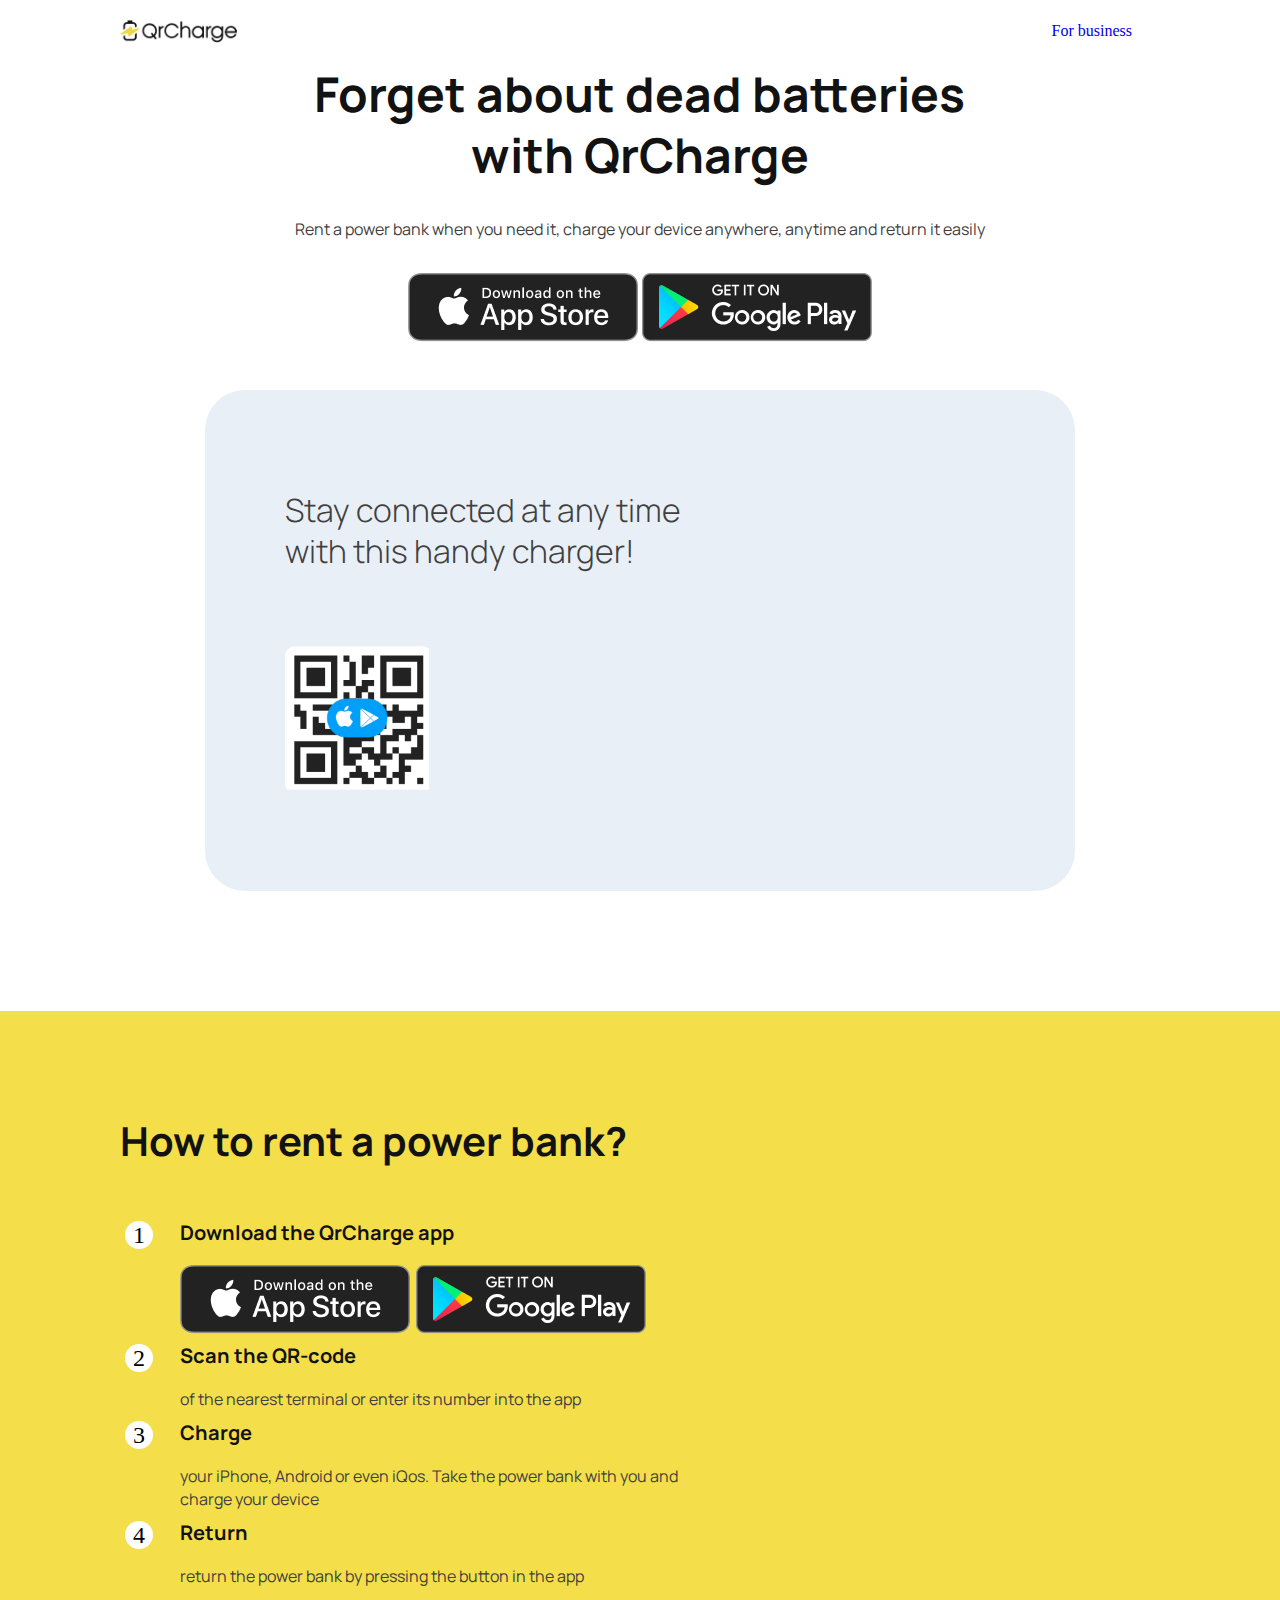
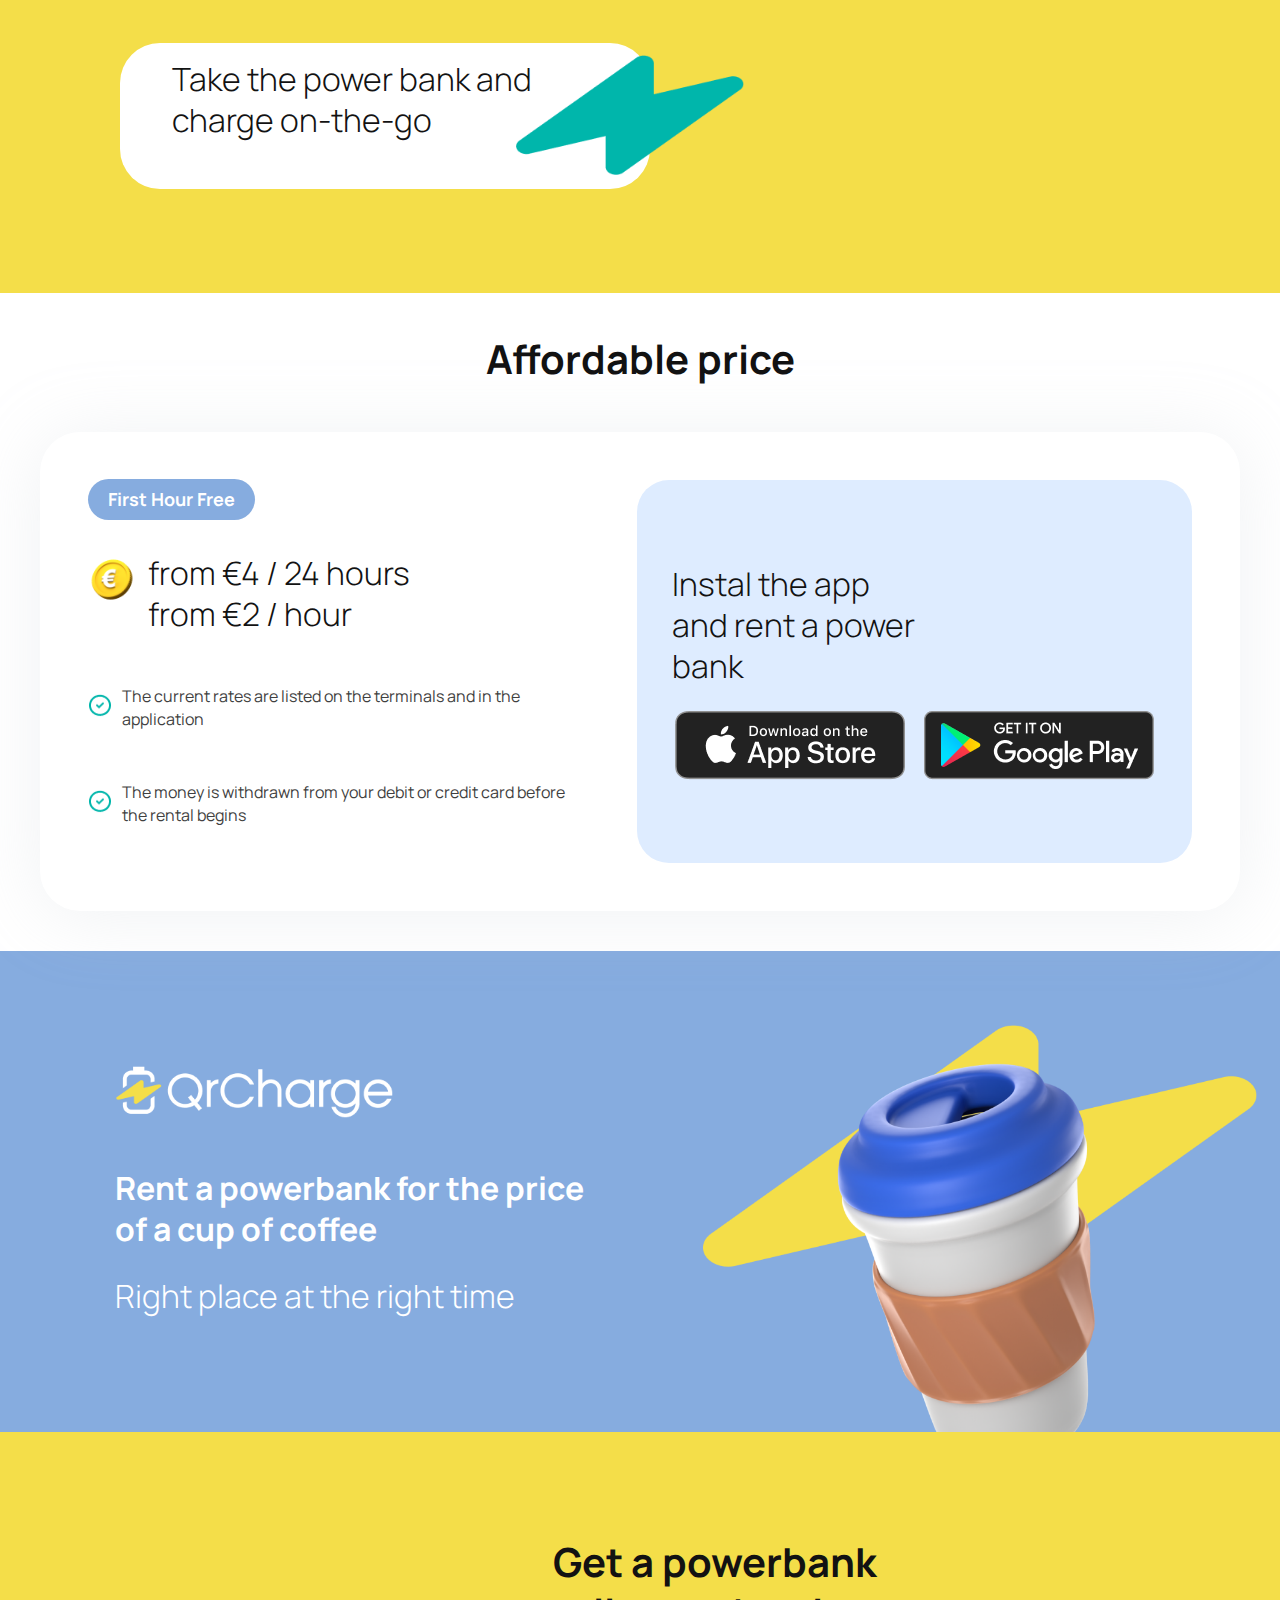
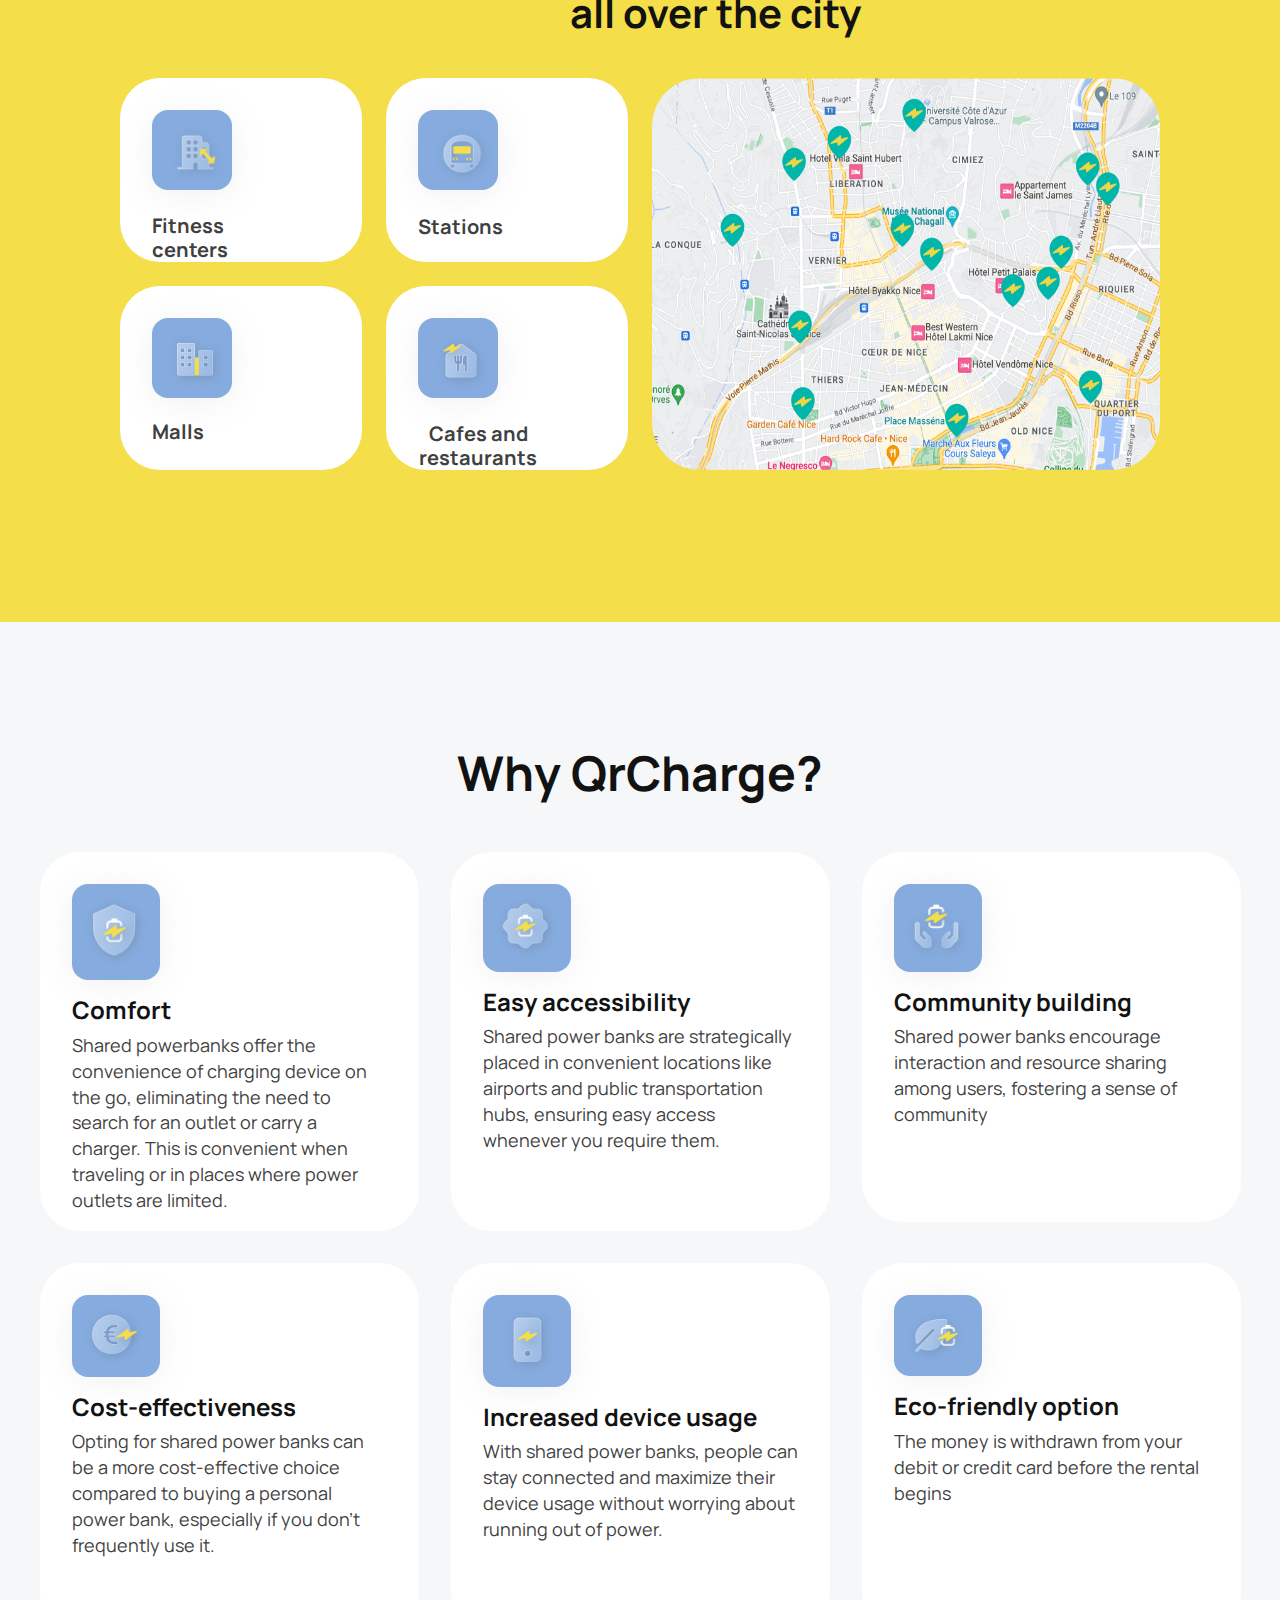
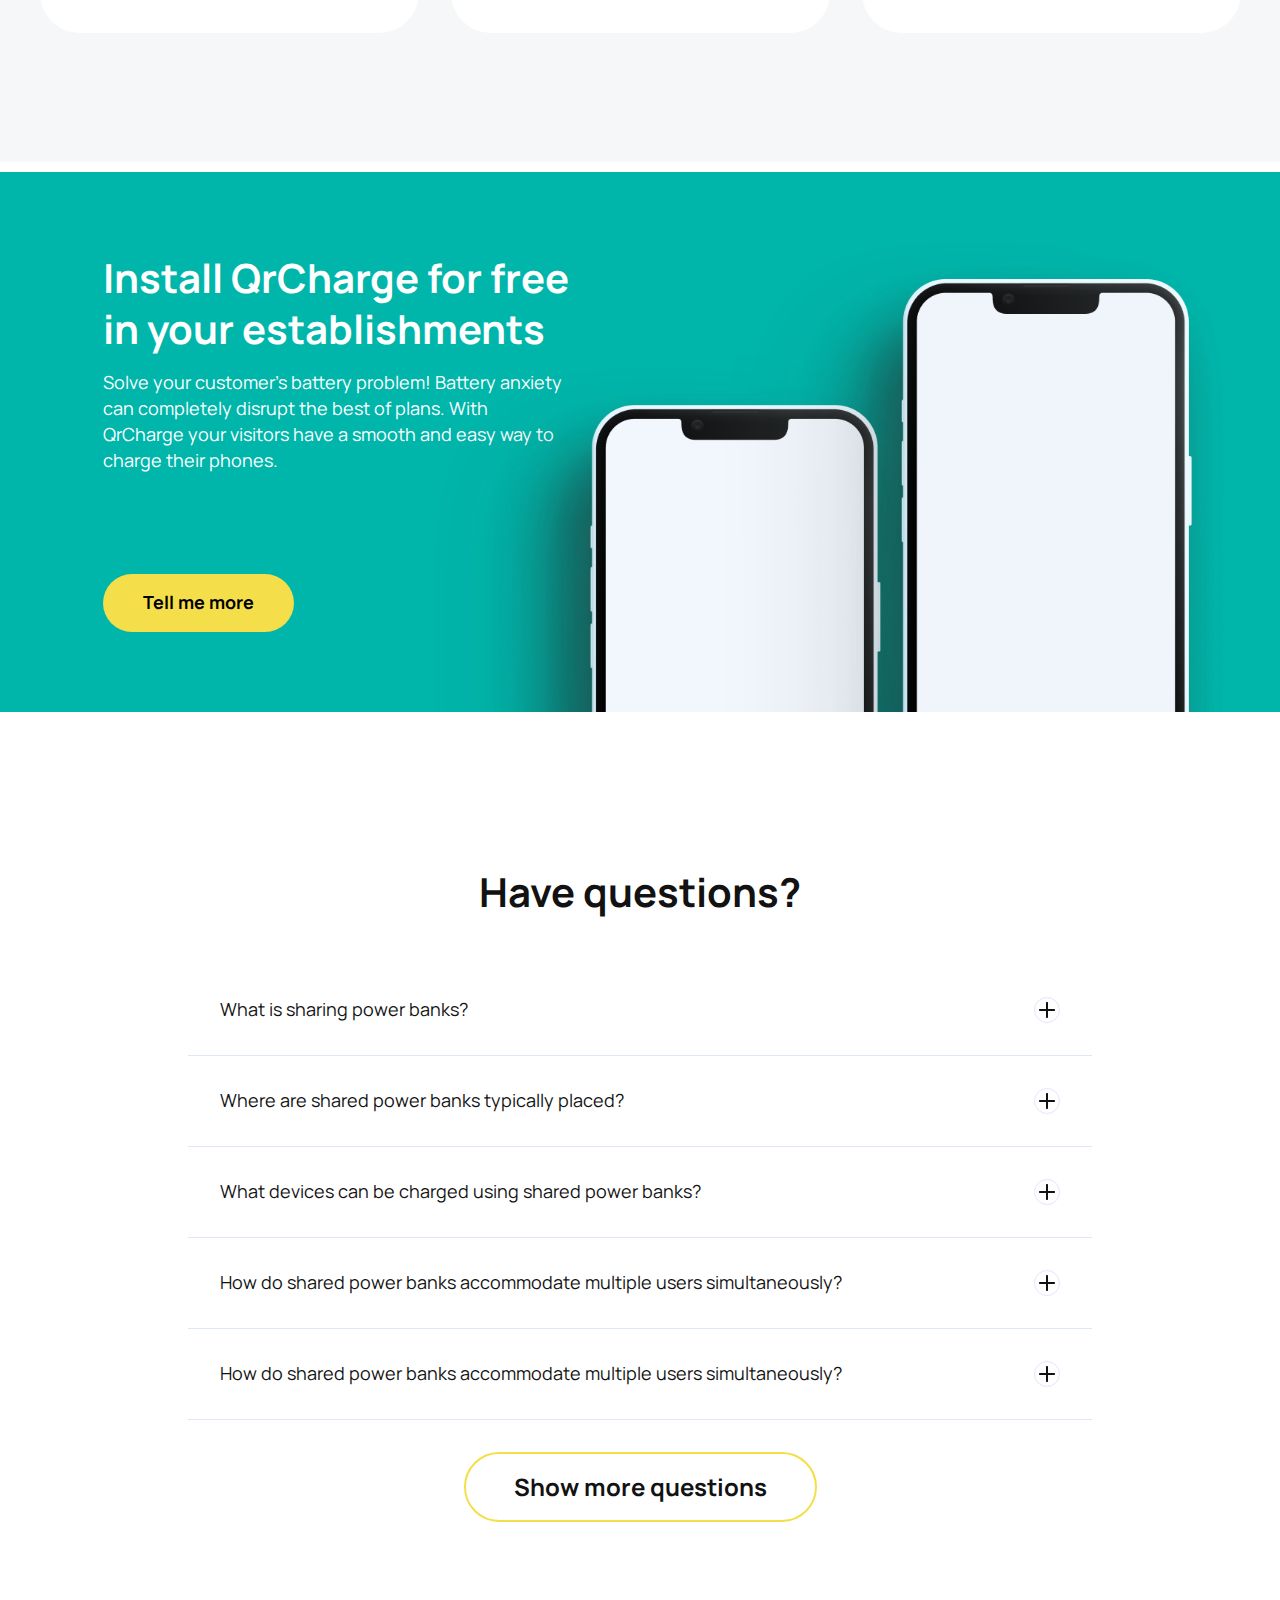
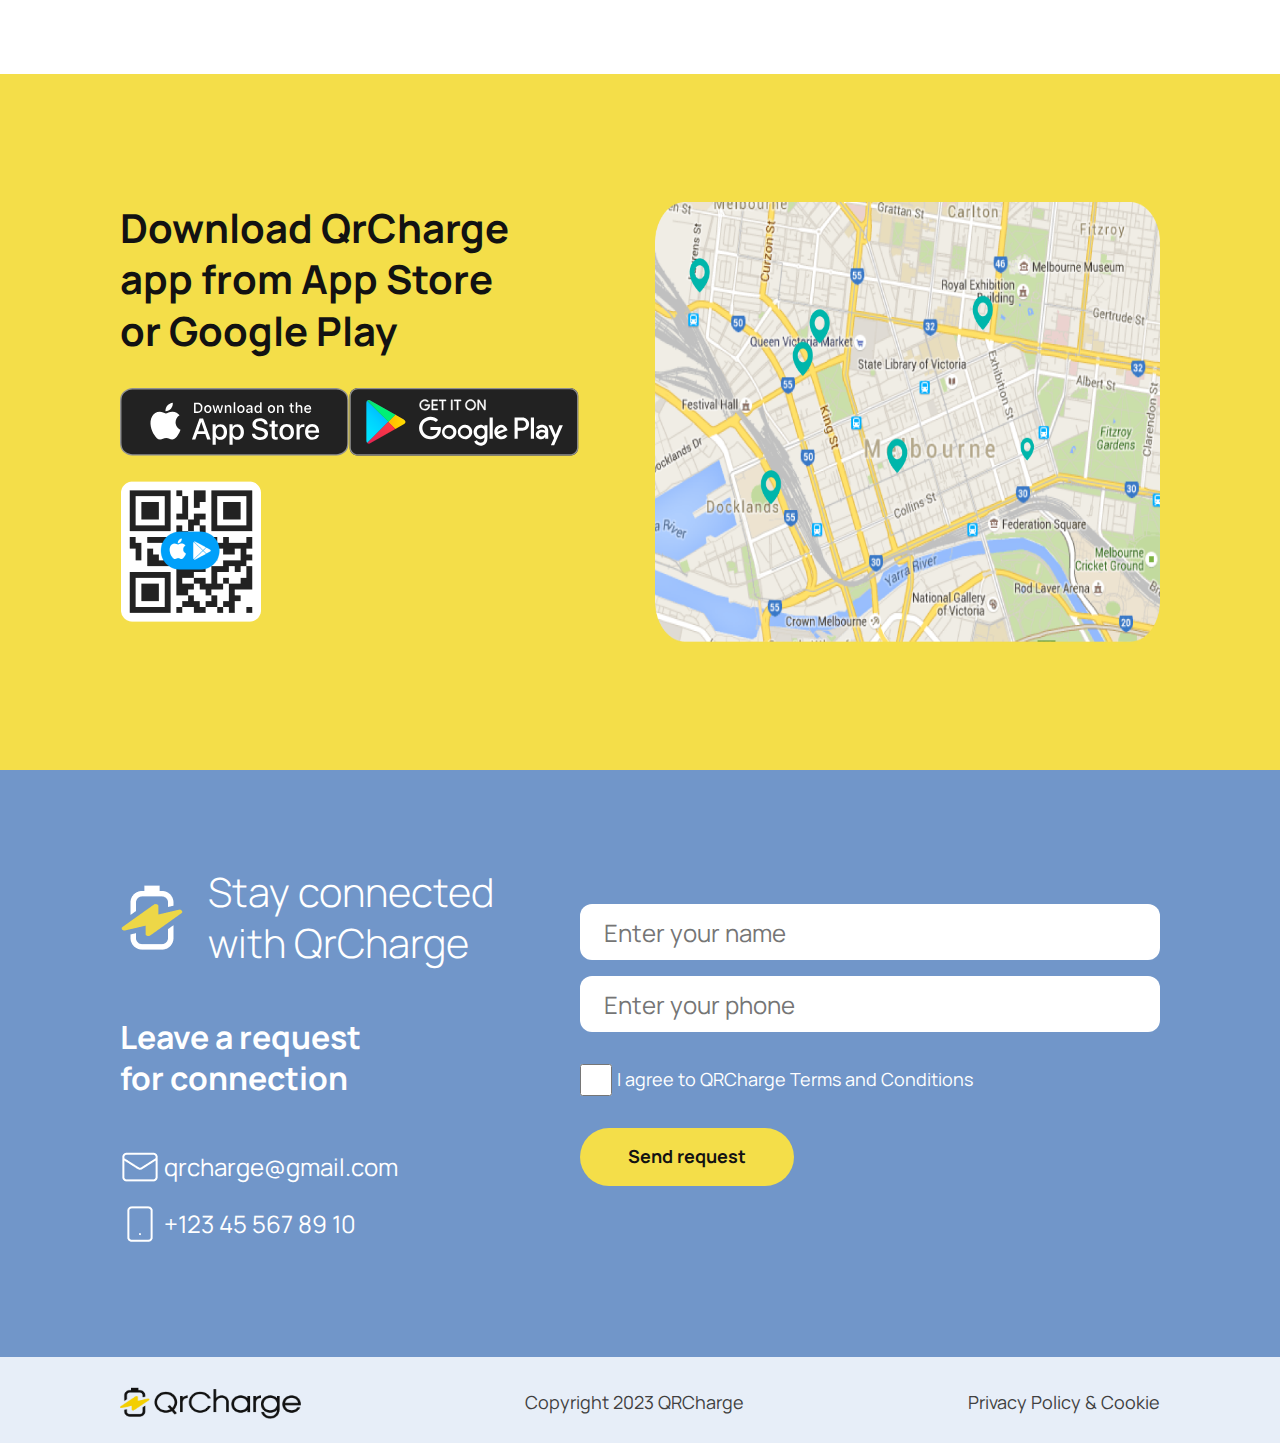
<file: index.html>
<!DOCTYPE html>
<html lang="en">
<head>
    <meta charset="UTF-8">
    <meta name="viewport" content="width=device-width, initial-scale=1.0">
    <title>Document</title>
    <link rel="stylesheet" href="./css/style.css">
    <link rel="preconnect" href="https://fonts.googleapis.com">
    <link rel="preconnect" href="https://fonts.gstatic.com" crossorigin>
    <link href="https://fonts.googleapis.com/css2?family=Manrope:wght@200;300;400;500;600;700;800&display=swap" rel="stylesheet">
    <link rel="stylesheet" href="./css/adaptive.css">
</head>
<body>   
    <div class="container">
        <div class="navbar">
            <img class="navbar-logo" src="./img/Frame 482543.png" alt="">
            <a class="navbar-a" href="file:///C:/Users/duish/Desktop/Connect/for%20business/index.html">For business</a>
            <div class="burger-menu_content">
                <img class="burger-menu_btn_close" src="./img/Open.png" alt="">
            </div> 
        </div>
        <header>
            <h1 class="header-title">Forget about dead batteries with QrCharge</h1>
            <p class="header-desc">Rent a power bank when you need it, charge your device anywhere, anytime and return it easily</p>
            <div class="header-img">
                <img src="./img/App Store Badge.png" alt="error">
                <img src="./img/Google Play Badge.png" alt="error">
            </div>
        </header>
        <div class="head-menu">
            <div class="head-menu_block">
                <p class="head-menu_desc"> Stay connected at any time with this handy charger!</p>
                <img class="head-menu_img" src="./img/QR.png" alt="error">
            </div>
        </div>
        <div class="menu-block">
            <h2 class="menu-block_title">How to rent a power bank?</h2>
            <ol class="menu-block_list">
                <li class="menu-block_item">
                    <h5 class="menu-block_title_h5">Download the QrCharge app</h5>
                    <img src="./img/App Store Badge.png" alt="error">
                    <img src="./img/Google Play Badge.png" alt="error">
                </li>
                <li class="menu-block_item">
                    <h5 class="menu-block_title_h5">Scan the QR-code </h5>
                    <p class="menu-block_desc">of the nearest terminal or enter its number into the app</p>
                </li>
                <li class="menu-block_item">
                    <h5 class="menu-block_title_h5">Charge</h5>
                    <p class="menu-block_desc">your iPhone, Android or even iQos. Take the power bank with you and charge your device</p>
                </li>
                <li class="menu-block_item">
                    <h5 class="menu-block_title_h5">Return</h5>
                    <p class="menu-block_desc">return the power bank by pressing the button in the app</p>
                </li>
            </ol>
            <div class="menu-block_footer">
                <h3 class="menu-footer_title">Take the power bank and charge on-the-go</h3>
                <img class="menu-block_img" src="./img/Light.png" alt="error">
            </div>
        </div>
        <div class="content">
            <h2 class="content-title">Affordable price</h2>
            <div class="content-menu">
                <div class="content-left">
                    <h5 class="content-left_title">First Hour Free</h5>                   
                    <div class="content-left_menu">
                        <img class="content-left_img" src="./img/Image.png" alt="error"> 
                        <div class="content-left_menu_title">
                            <h3>from €4 / 24 hours</h3>
                            <h3>from €2 / hour</h3>
                        </div>      
                    </div>
                    <div class="content-left_menu_2">
                        <img src="./img/Check.png" alt="error">
                        <p>The current rates are listed on the terminals and in the application</p>
                    </div>
                    <div class="content-left_menu_2">
                        <img src="./img/Check.png" alt="error">
                        <p>The money is withdrawn from your debit or credit card before the rental begins</p>
                    </div>
                </div>
                <div class="content-right">
                    <h3>Instal the app and rent a power bank</h3>
                    <div class="content-right_img">
                        <img src="./img/App Store Badge.png" alt="error">
                        <img src="./img/Google Play Badge.png" alt="error">
                    </div>
                </div>
            </div>            
        </div>
        <div class="block_content">
            <div class="block_content_left">
                <img src="./img/Logo.png" alt="">
                <h2>Rent a powerbank for the price of a cup of coffee </h2>
                <h3>Right place at the right time</h3>
            </div>
            <div class="block_content_right">
                <img class="block_img_first" src="./img/Image (3).png" alt="">
                <img class="block_img_second" src="./img/Vector (5).png" alt="">
            </div>           
        </div>
    </div>
    <div class="section">
        <div class="body_menu">
          <h1 class="section_head_title">Get a powerbank all over the city</h1>
          <div class="section_content">
            <div class="section_content_menu">
              <div class="section_block">
                <div class="section_block_center">
                  <div class="section_block_box_icon">
                    <img src="./img/3D-1.png" alt="" class="icon1" />
                    <p class="section_desc_1">Fitness centers</p>
                  </div>
                  
                </div>    
              </div>
              <div class="section_block">
                <div class="section_block_center">
                  <div class="section_block_box_icon">
                    <img src="./img/3D-2.png"  alt="" class="icon1" />
                    <p class="section_desc_2">Stations</p>
                  </div>  
                  
                </div>  
              </div>
              <div class="section_block">
                <div class="section_block_center">
                  <div class="section_block_box_icon">
                    <img src="./img/3D-3.png"  alt="" class="icon1" />
                    <p class="section_desc_2">Malls</p>
                  </div>  
                  
                </div>  
              </div>
              <div class="section_block">
                <div class="section_block_center">
                  <div class="section_block_box_icon">
                    <img src="./img/3D-4.png"  alt="" class="icon1" />
                    <p class="section_desc_2">Cafes and restaurants</p>
                  </div>  
                  
                </div>  
              </div>
            </div>
            <div class="section_card">
              <img
                class="section_card"
                src="./img/Google Map-1.png"
                width="808"
                height="540"
                style="border-radius: 48px"
              ></img>
            </div>
          </div>
        </div>
    </div>
    <div class="wrap">
        <div class="body_menu">
          <h2 class="wrap_block_headtitle">Why QrCharge?</h2>
          <div class="wrap_block_content">
            <div class="wrap_block_items">
              <div class="wrap_block_icon">
                <img src="./img/Comfort-1.png" alt="" class="icon2" />
              </div>
              <h3 class="wrap_block_title">Comfort</h3>
              <p class="wrap_block_desc">
                Shared powerbanks offer the convenience of charging device on the
                go, eliminating the need to search for an outlet or carry a
                charger. This is convenient when traveling or in places where
                power outlets are limited.
              </p>
            </div>
            <div class="wrap_block_items">
              <div class="wrap_block_icon">
                <img src="./img/Comfort-2.png" alt="" class="icon2" />
              </div>
              <h3 class="wrap_block_title">Easy accessibility</h3>
              <p class="wrap_block_desc">
                Shared power banks are strategically placed in convenient
                locations like airports and public transportation hubs, ensuring
                easy access whenever you require them.
              </p>
            </div>
            <div class="wrap_block_list">
              <div class="wrap_block_icon">
                <img src="./img/Comfort-3.png" alt="" class="icon2" />
              </div>
              <h3 class="wrap_block_title">Community building</h3>
              <p class="wrap_block_desc">
                Shared power banks encourage interaction and resource sharing
                among users, fostering a sense of community
              </p>
            </div>
            <div class="wrap_block_list">
              <div class="wrap_block_icon">
                <img src="./img/Cost-4.png" alt="" class="icon2" />
              </div>
              <h3 class="wrap_block_title">Cost-effectiveness</h3>
              <p class="wrap_block_desc">
                Opting for shared power banks can be a more cost-effective choice
                compared to buying a personal power bank, especially if you don't
                frequently use it.
              </p>
            </div>
            <div class="wrap_block_list">
              <div class="wrap_block_icon">
                <img src="./img/Device-5.png" alt="" class="icon2" />
              </div>
              <h3 class="wrap_block_title">Increased device usage</h3>
              <p class="wrap_block_desc">
                With shared power banks, people can stay connected and maximize
                their device usage without worrying about running out of power.
              </p>
            </div>
            <div class="wrap_block_list">
              <div class="wrap_block_icon">
                <img src="./img/Eco-6.png" alt="" class="icon2" />
              </div>
              <h3 class="wrap_block_title">Eco-friendly option</h3>
              <p class="wrap_block_desc">
                The money is withdrawn from your debit or credit card before the
                rental begins
              </p>
            </div>
            <div class="wrap_block_button">
              <button class="responsiveButton">Show more (4) </button>
            </div>
          </div>           
        </div>
    </div>
    <div class="menu">
        <div class="body_menu">
          <div class="menu_block_content">
            <div class="menu_content">
              <h2 class="menu_content_title">
                Install QrCharge for free in your establishments
              </h2>
              <p class="menu_content_desc">
                Solve your customer’s battery problem! Battery anxiety can
                completely disrupt the best of plans. With QrCharge your visitors
                have a smooth and easy way to charge their phones.
              </p>
              <div class="button">
                <button class="btn">Tell me more</button>
              </div>
            </div>
            <div class="menu_content_img">
              <img src="./img/Group 482064.png" alt="" class="fon-img" />
              <img src="./img/IPhone.png" alt="" class="fon-img_2">
            </div>
          </div>
        </div>
    </div>
    <div class="main">
        <div class="main_block">
          <h2 class="main_block_title">Have questions?</h2>
          <div class="main_block_items">
            <div class="main_block_content">
              <p class="main_block_desc">What is sharing power banks?</p>
              <div class="button2">
                <button class="btn2"><img src="./img/Frame.png" alt="" /></button>
              </div>
            </div>
          </div>
          <div class="main_block_items">
            <div class="main_block_content">
              <p class="main_block_desc">Where are shared power banks typically placed?</p>
              <div class="button2">
                <button class="btn2"><img src="./img/Frame.png" alt="" /></button>
              </div>
            </div>
          </div>
          <div class="main_block_items">
            <div class="main_block_content">
              <p class="main_block_desc">
                What devices can be charged using shared power banks?
              </p>
              <div class="button2">
                <button class="btn2"><img src="./img/Frame.png" alt="" /></button>
              </div>
            </div>
          </div>
          <div class="main_block_items">
            <div class="main_block_content">
              <p class="main_block_desc">
                How do shared power banks accommodate multiple users
                simultaneously?
              </p>
              <div class="button2">
                <button class="btn2"><img src="./img/Frame.png" alt="" /></button>
              </div>
            </div>
          </div>
          <div class="main_block_items">
            <div class="main_block_content">
              <p class="main_block_desc">
                How do shared power banks accommodate multiple users
                simultaneously?
              </p>
              <div class="button2">
                <button class="btn2"><img src="./img/Frame.png" alt="" /></button>
              </div>
            </div>
          </div>
          <div class="button3">
            <button class="btn3">Show more questions</button>
          </div>
        </div>
    </div>
    <div class="body">
        <div class="body_menu">
          <div class="body_block_content">
            <div class="body_content_item">
              <h2 class="body_content_title">
                Download QrCharge app from App Store or Google Play
              </h2>
              <div class="body_block_img">
                <img src="./img/App Store Badge.svg" a4lt="" class="app-img" />
                <img
                  src="./img/Google Play Badge.svg"
                  alt=""
                  class="google-img"
                />
              </div>
              <img src="./img/QR Code.png" alt="" class="code" />
            </div>
            <div class="body_content_item">
              <img
                src="./img/Google Map.png"
                width="808"
                height="517"
                style="border: 48px"
                alt=""
                class="google-map"
              />
            </div>
          </div>
        </div>
    </div>
    <footer class="footer">
        <div class="body_menu">
          <div class="footer_wrapper">
            <div class="footer-block">
              <div class="footer-icon-text">
                <div class="icon-block">
                  <img src="./img/Mini.png" alt="" class="footer-icon" />
                </div>
                <h3 class="footer-text">Stay connected with QrCharge</h3>
              </div>
              <h4 class="footer-text1">Leave a request for connection</h4>
              <div class="block-mini-img">
                <img src="./img/Mail.png" alt="" class="mini-img" />
                <a href="" class="email-text">qrcharge@gmail.com</a>
              </div>
              <div class="block-mini-img">
                <img src="./img/Phone.png" alt="" class="mini-img" />
                <a href="" class="email-text">+123 45 567 89 10</a>
              </div>
            </div>
            <div class="footer-block">
              <div class="footer-inp">
                <input type="text" placeholder="Enter your name" class="input1" />
                <br />
                <input
                  type="number"
                  placeholder="Enter your phone"
                  class="input2"
                />
              </div>
              <div class="checbox-texr-block">
                <input type="checkbox" name="" class="checkbox" />
                <p class="footer1-text1">
                  I agree to QRCharge Terms and Conditions
                </p>
              </div>
              <div class="footer-button">
                <button class="footer-btn">Send request</button>
              </div>
            </div>
          </div>
        </div>
    </footer>
    <div class="footer-last-block">
        <div class="body_menu">
          <div class="last-wrapper">
            <img src="./img/Full.png" alt="" class="footer-logo" />
            <p class="last-text">Copyright 2023 QRCharge</p>
            <p class="last-text">Privacy Policy & Cookie</p>
          </div>
        </div>
    </div>
</body>
</html>
</file>
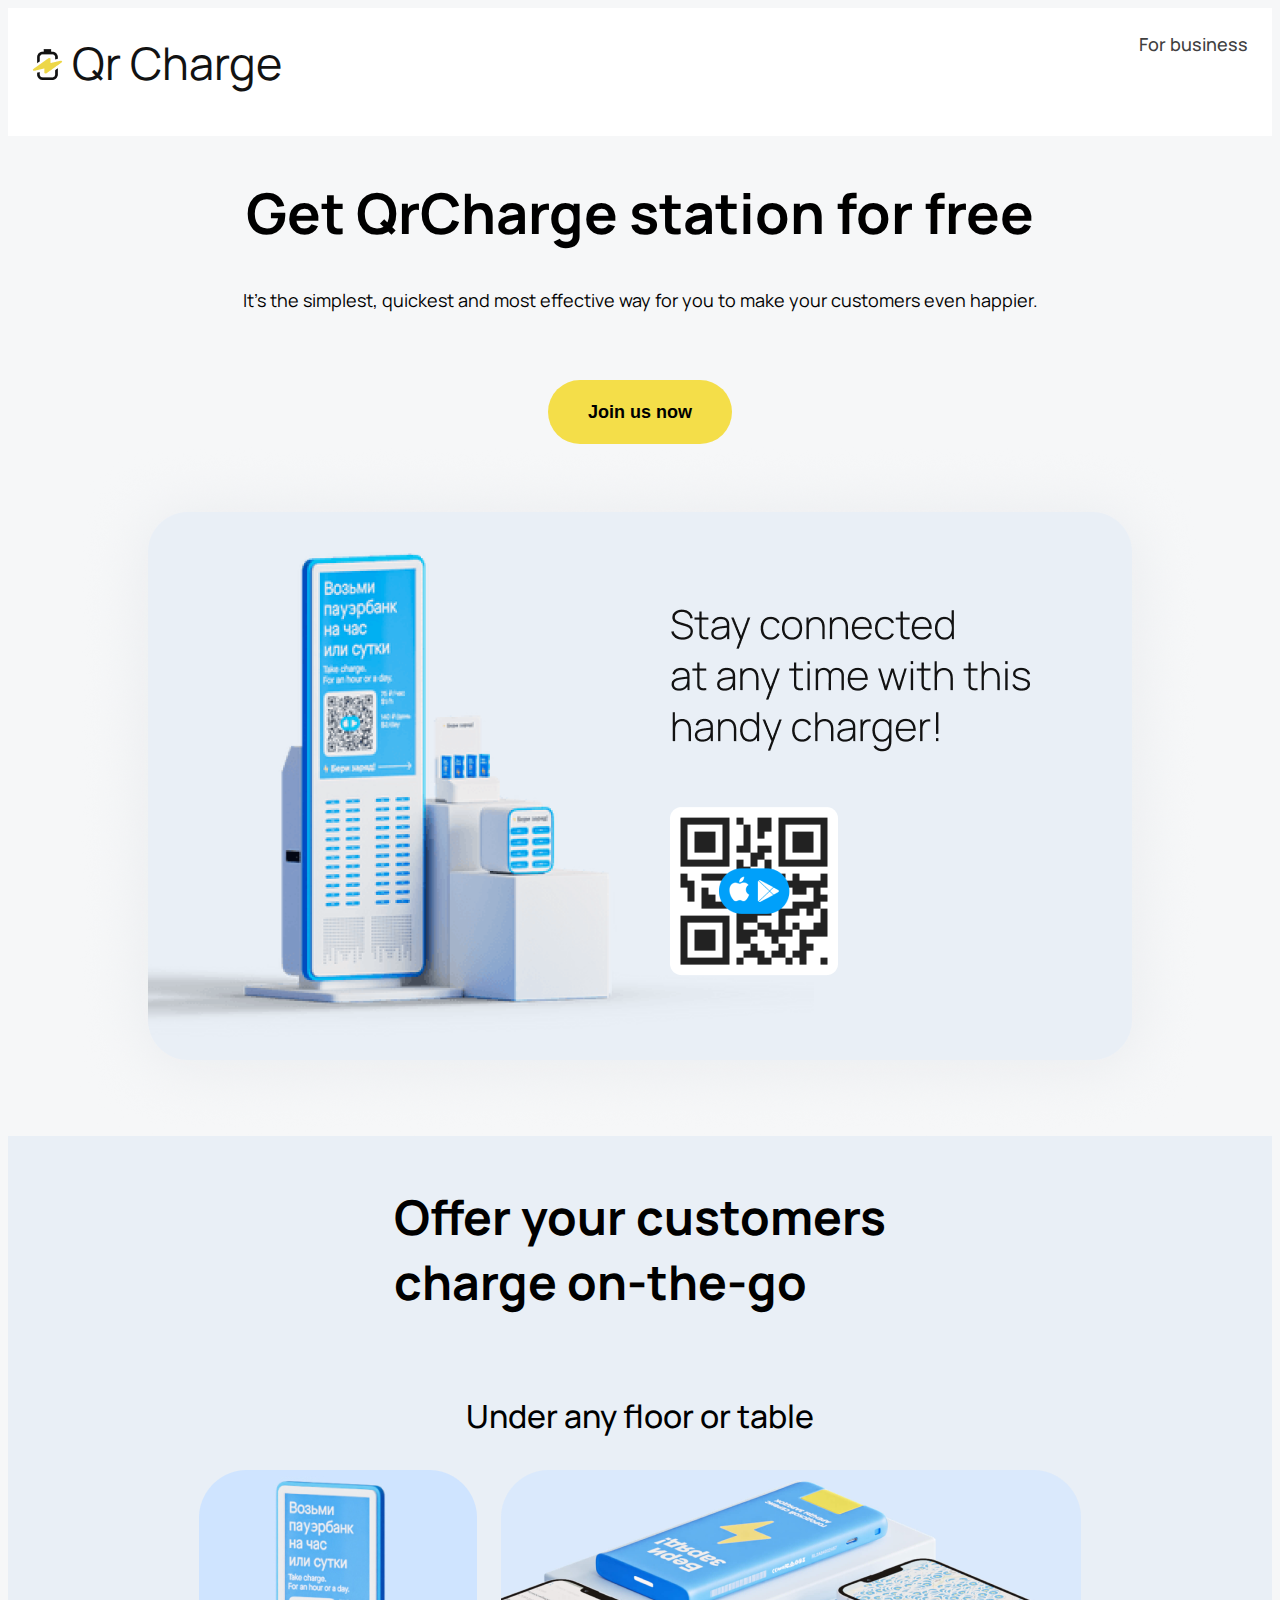
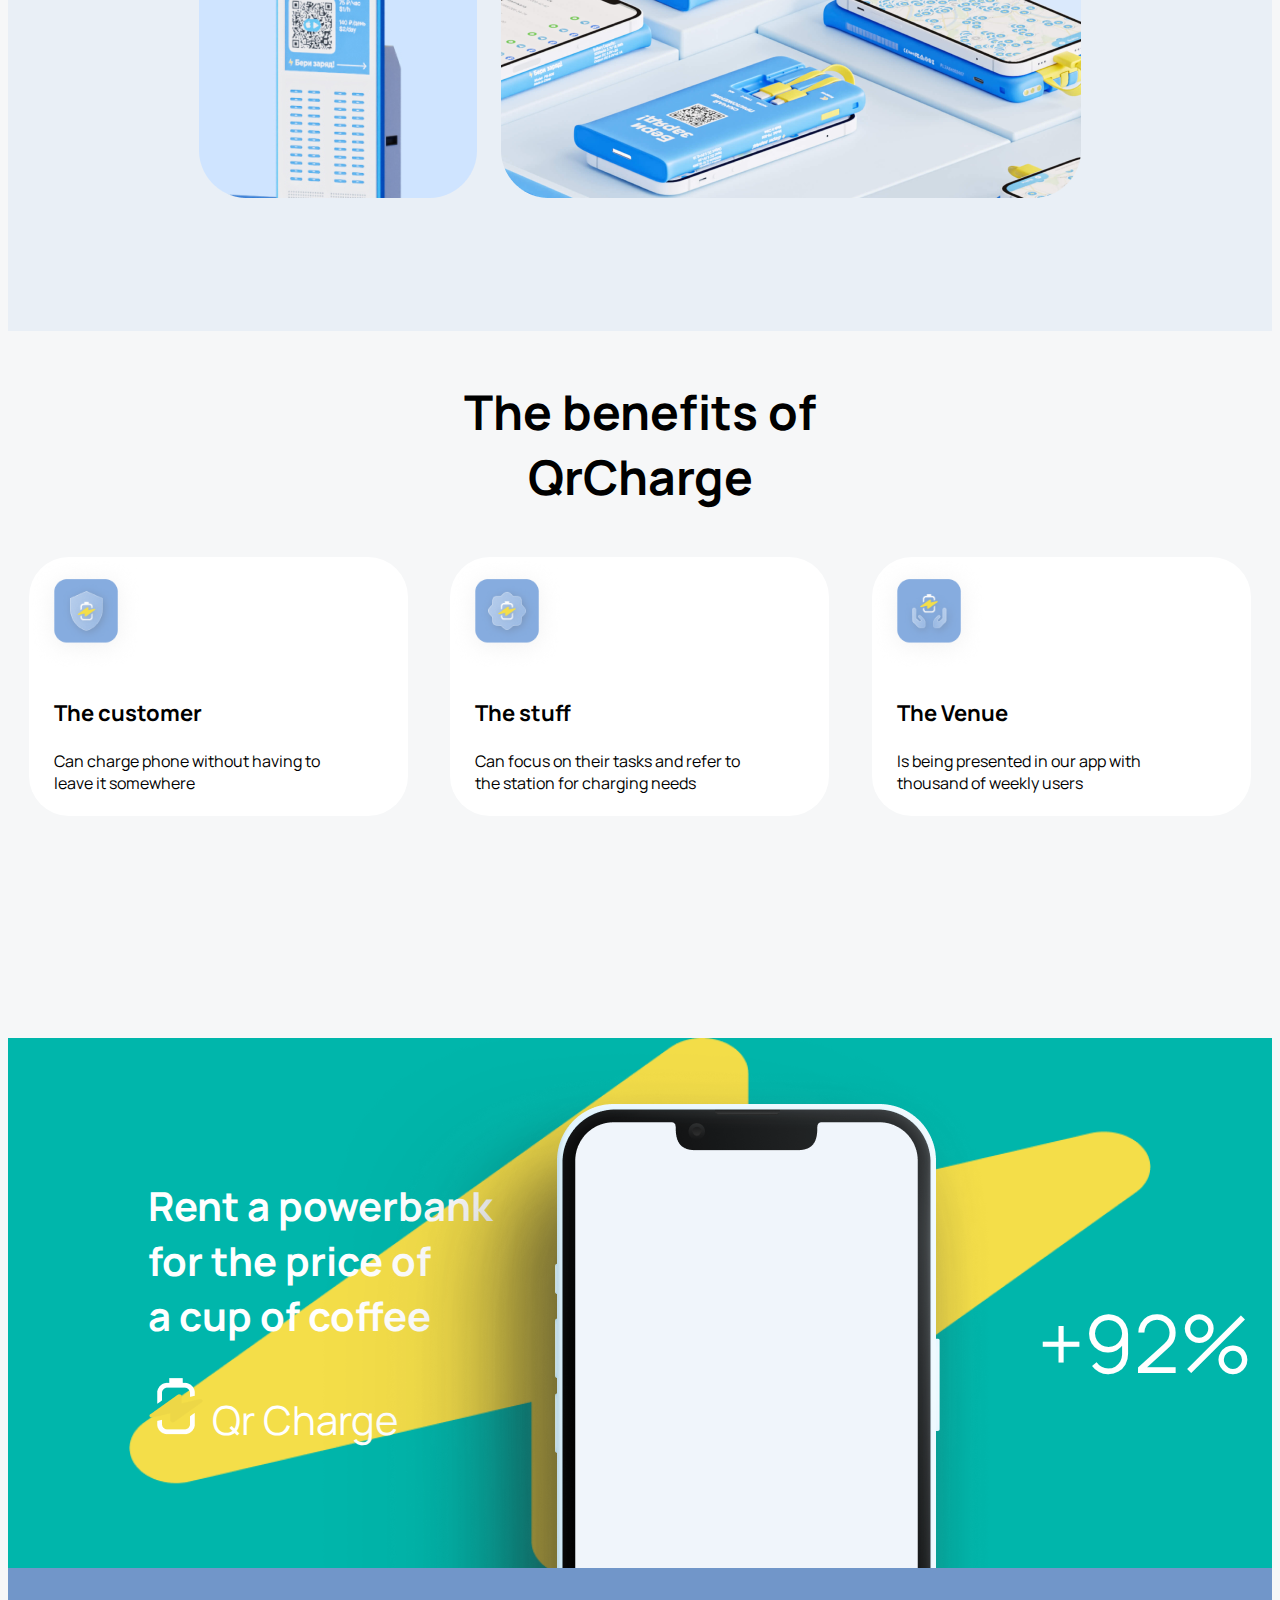
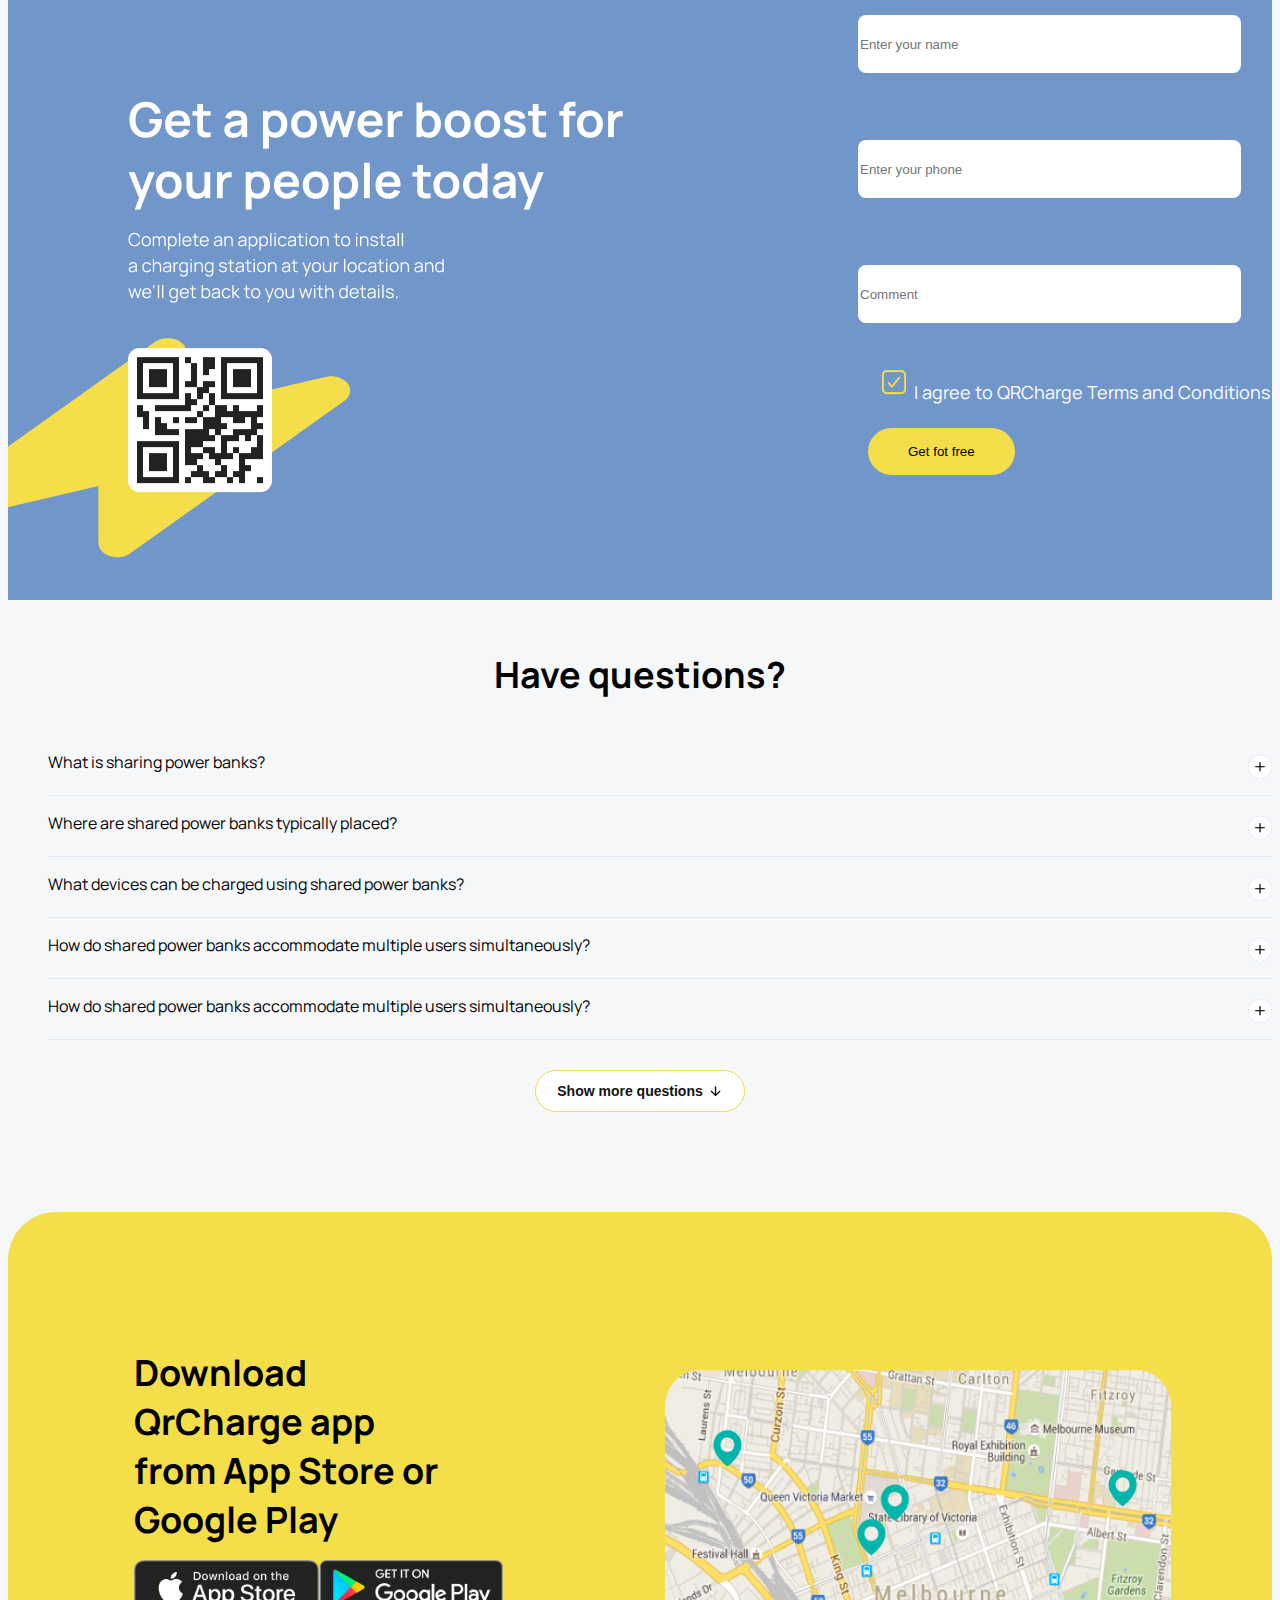
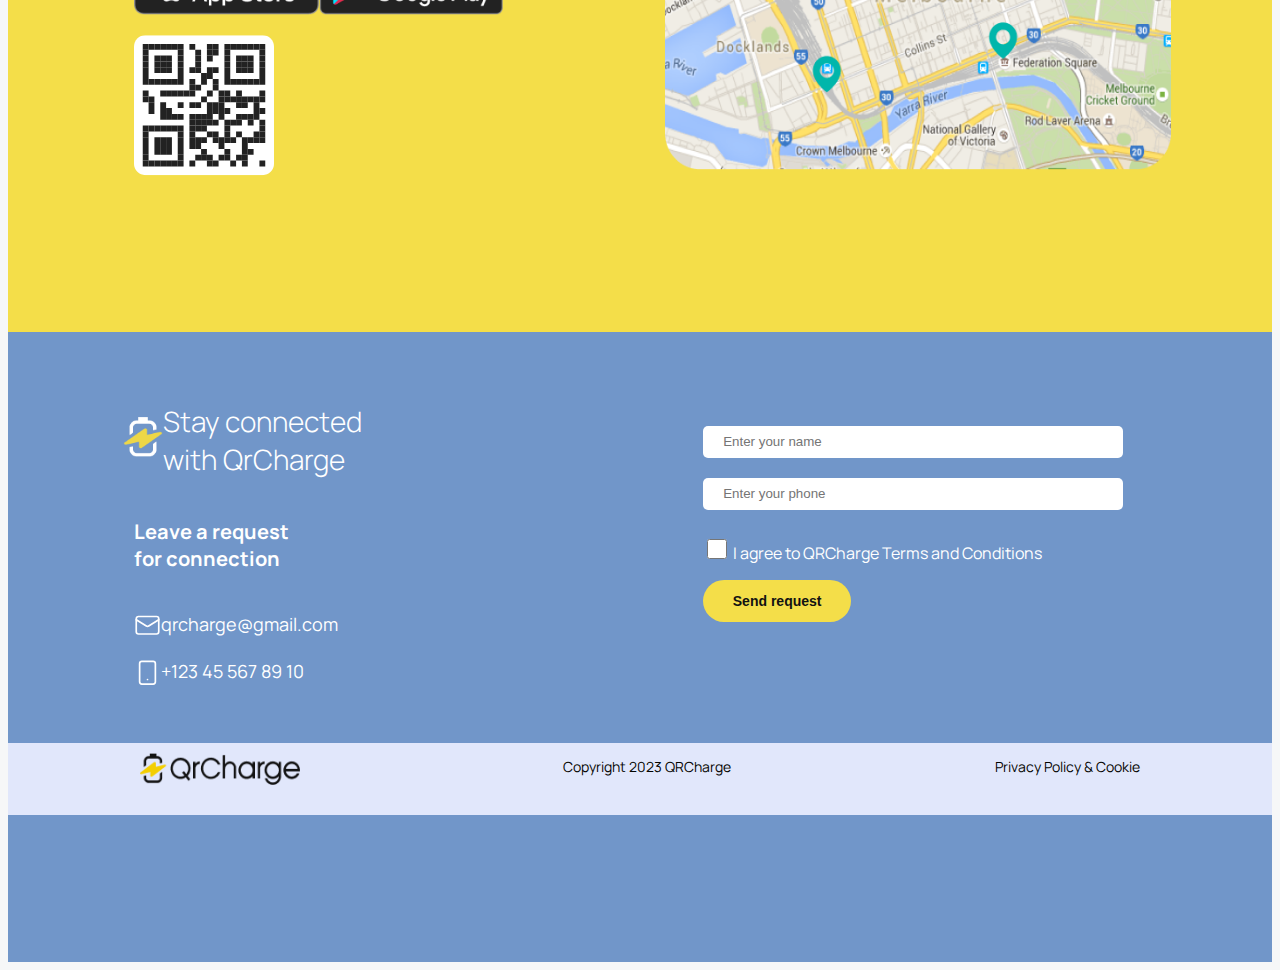
<file: for business/index.html>
<!DOCTYPE html>
<html lang="en">
<head>
    <meta charset="UTF-8">
    <meta name="viewport" content="width=device-width, initial-scale=1.0">
    <title>Document</title>
    <link rel="stylesheet" href="style.css">
    <link rel="preconnect" href="https://fonts.googleapis.com">
    <link rel="preconnect" href="https://fonts.gstatic.com" crossorigin>
    <link href="https://fonts.googleapis.com/css2?family=Manrope:wght@300;400;700&display=swap" rel="stylesheet">
</head>
<body>
    <header>
        <div class="navbar">
            <a href="#" class="header_change"> <img src="./image/Mini.png" alt="error"> Qr Charge</a>
            <a href="#" class="href_navbar">For business</a>
        </div>
    </header>
    <main>
        <h1 class="main_title">Get QrCharge station for free</h1>
        <p class="main_desc">It's the simplest, quickest and most effective way for you to make your customers even happier.</p>
    <div class="container_button">
        <button class="main_button">Join us  now</button>
    </div>
    <div class="container_qr_image">
        <img src="./image/Image.png" alt="error" class="image-bancomat">
    </div>
    <div class="blue_container">
        <p class="first_desc">Offer your customers <br>charge on-the-go</p>  
        <p class="second_desc">Under any floor or table</p>
        <img src="./image/blue-back-images.png" alt="error" class="image-in-blue-back">
    </div>
    <div class="container_block">
        <p class="block_headdesc">The benefits of <br>QrCharge</p>
        <div class="container_block_card">
            <div class="block_card">
                <img class="block_image" src="./image/thecustomer.png" alt="error">
                <p class="block_desc">The customer</p>
                <p class="block_desc_p">Can charge phone without having to<br> leave it somewhere</p>
            </div>
            <div class="block_card">
                <img class="block_image" src="./image/thestuff.png" alt="error">
                <p class="block_desc">The stuff</p>
                <p class="block_desc_p">Can focus on their tasks and refer to<br> the station for charging needs</p>
            </div>
            <div class="block_card">
                <img class="block_image" src="./image/thevenue.png" alt="error">
                <p class="block_desc">The Venue</p>
                <p class="block_desc_p">Is being presented in our app with <br>thousand of weekly users</p>
            </div>
        </div>
    </div>
    <div class="container-for-green-back">
        <p class="paragraph-for-green-back">Rent a powerbank <br>for the price of <br>a cup of coffee</p>
        <p class="percent">+92%</p>
        <p class="qr-charge-name"> <img src="./image/white-logo.png" alt="error" class="white-logo"> Qr Charge</p>
        <img src="./image/lightning.png" alt="error" class="green-back-lightning">
        <img src="./image/IPhone.png" alt="error" class="green-back-phone">
    </div>
    <div class="container-for-getting-power-boost">
        <img src="./image/Frame 482493.png" alt="error" class="some-paragraph">
        <img src="./image/Vector.png" alt="error" class="back-vector">
        <img src="./image/QR Code.png" alt="error" class="qr-code-in-vector">
        <div class="container-for-input">
            <input class="input-in-getting-power" type="name" placeholder="Enter your name">
            <input class="input-in-getting-power" type="number" placeholder="Enter your phone">
            <input class="input-in-getting-power" type="text" placeholder="Comment">
            <p class="paragraph-after-input"> <img src="./image/Check-active.png" alt="error"> I agree to QRCharge Terms and Conditions</p>
            <button class="button-after-p">Get fot free</button>
        </div>
    </div>        
    <div class="questions__block"> 
        <h3 class="questions__tittle_main">Have questions?</h3> 
        <ul class="questions__list"> 
            <li class="questions__list_item"> 
                <p class="questions__desc"> 
                    What is sharing power banks? 
                </p> 
                <img  
                    src="./image/plus.png"  
                    alt="error icon"  
                    class="questions__icon"> 
            </li> 
            <li class="questions__list_item"> 
                <p class="questions__desc"> 
                    Where are shared power banks typically placed? 
                </p> 
                <img  
                    src="./image/plus.png"  
                    alt="error icon"  
                    class="questions__icon"> 
            </li> 
            <li class="questions__list_item"> 
                <p class="questions__desc"> 
                    What devices can be charged using shared power banks? 
                </p> 
                <img  
                    src="./image/plus.png"  
                    alt="error icon"  
                    class="questions__icon"> 
            </li> 
            <li class="questions__list_item"> 
                <p class="questions__desc"> 
                    How do shared power banks accommodate multiple users simultaneously? 
                </p> 
                <img  
                    src="./image/plus.png"  
                    alt="error icon"  
                    class="questions__icon"> 
            </li> 
            <li class="questions__list_item"> 
                <p class="questions__desc"> 
                    How do shared power banks accommodate multiple users simultaneously? 
                </p> 
                <img  
                    src="./image/plus.png"  
                    alt="error icon"  
                    class="questions__icon"> 
            </li> 
        </ul> 
        <button class="questions__button">Show more questions <img src="./image/Arrow-down.png" alt=""></button> 
    </div> 
<!-- block questions end-->  
<!-- download start --> 
    <div class="download"> 
        <div class="download_platform"> 
            <h3 class="download__tittle">Download QrCharge app from App Store or Google Play</h3> 
            <div class="download__platform_img"> 
                <img  
                    src="./image/App Store Badge.png"  
                    alt="error"  
                    class="download__platform"> 
                <img  
                    src="./image/Google Play Badge.png"  
                    alt="error"  
                    class="download__platform"> 
            </div>     
            <img  
                src="./image/QR Code.svg"  
                alt="error" 
                class="download__qr_code_img"> 
        </div> 
        <div class="block__map"> 
            <img src="./image/Google Map.png" alt="" class="map__img"> 
        </div> 
    </div> 
<!-- download app end -->  
<!-- footer block start--> 
<footer> 
    <div class="footer__contact_block"> 
        <div class="foot__left_block"> 
            <h3 class="footer__icon_tittle"> 
                <img  
                    src="./image/white-logo.png"  
                    alt=""  
                    class="foot__mini_icon"> 
                Stay connected<br>with QrCharge 
            </h3> 
            <p class="foot__icon_desc"> 
                Leave a request for connection 
            </p> 
            <div class="footer__contact"> 
                <p class="contact__desc"> 
                    <img  
                        src="./image/Mail.svg"  
                        alt=""  
                        class="contact__icon_img"> 
                        qrcharge@gmail.com 
                </p> 
                <p class="contact__desc"> 
                    <img  
                        src="./image/Phone.svg"  
                        alt=""  
                        class="contact__icon_img"> 
                        +123 45 567 89 10 
                </p> 
            </div> 
        </div>              
        <div class="foot__right_block"> 
            <input type="text" placeholder="Enter your name"class="foot__input"><input type="number" placeholder="Enter your phone" class="foot__input"> 
            <p class="checkbox__desc"> 
                <input type="checkbox" name="" class="foot__inp_checkbox"> 
                I agree to QRCharge Terms and Conditions 
            </p> 
            <button class="foot__right_btn">Send request</button> 
        </div> 
    </div> 
    <div class="footer__info"> 
        <img  
            src="./image/Full.png"  
            alt=""  
            class="footer__logo"> 
        <p class="footer__desc">Copyright 2023 QRCharge</p> 
        <p class="footer__desc">Privacy Policy & Cookie </p> 
    </div> 
</footer>  
<!-- footer block end -->
    </main>    
</body>
</html>
</file>
<file: css/style.css>
/* font-family: 'Manrope', sans-serif; */

.container {
    width: 100%;
    margin: 0;
    padding: 0;
    
}

h1, h2, h3, h4, h5, h6 {
    color: var(--text-primary, #121212);
    font-family: 'Manrope', sans-serif;
    font-style: normal;
}

p{
    color: var(--text-body, #404040);
    font-family: 'Manrope', sans-serif;
    font-style: normal;
}
/* navbar styles start */
.navbar {
    width: 90%;
    display: flex;
    justify-content: space-between;
    align-items: center;
    padding: 20px;
}

.navbar-logo {
    width: 40%;
    margin-left: 100px;
}

.navbar-a {
    text-decoration: none;
    font-size: 18px;
}
.burger-menu {
    display: none;
}

.burger-menu_content{
    display: none;
}
/* navbar styles end */
/* header styles start */
header {
    display: flex;
    flex-direction: column;
    align-items: center;
    gap: 32px;
}

.header-title {
    width: 53%;
    text-align: center;
    font-size: 56px;
    font-weight: 700;
    line-height: 128%;
}

.header-desc {
    text-align: center;
    font-size: 18px;
    font-weight: 400;
    line-height: 144%;
}
/* header styles end */
/* head-menu styles start */
.head-menu {
    width: 74%;
    border-radius: 40px;
    background: #E9EFF6;
    display: flex;
    align-items: center;
    margin: auto;
    margin-top: 48px;
    padding: 89.5px 470px 96.5px 96px;
}
.head-menu_block {
    display: flex;
    flex-direction: column;
    align-items: flex-start;
    width: 73%;
    gap: 40px;
}
.head-menu_desc {
    font-size: 40px;
    font-weight: 300;
    line-height: 128%;
}
.head-menu_img{
    width: 168px;
    height: 168px;
}
/* head-menu styles end */
/* menu-block styles start */
.menu-block {
    background: var(--brand-primary-1, #F4DE49);
    display: flex;
    flex-direction: column;
    justify-content: center;
    align-items: flex-start;
    gap: 48px;
    padding: 120px 128px;
    margin-top: 120px;
}
.menu-block_list{
    list-style-type: none; 
    counter-reset: num;
    margin: 0 0 0 60px;
    padding: 15px 0 5px 0;
    font-size: 24px;
    width: 48%;
    position: relative;	
}
.menu-block_list li {
    position: relative;	
    margin: 0 0 0 0;
    padding: 0 0 10px 0;
    line-height: 1.4;
}
.menu-block_list li:before {
    content: counter(num); 
    counter-increment: num;
    display: inline-block;
    position: absolute;
    top: 0;
    left: -55px;
    width: 28px;
    height: 28px;
    background: #fff;
    color: #000;
    text-align: center;
    line-height: 28px;
    font-size: 24px;
    border-radius: 50%;
}
.menu-block_title {
    font-size: 48px;
    font-weight: 700;
    line-height: 128%;
}
.menu-block_title_h5 {
    font-size: 24px;
    font-weight: 700;
    line-height: 120%;
    margin-bottom: 20px;
}
.menu-block_desc {
    font-size: 18px;
    font-weight: 400;
    line-height: 144%;
}
.menu-block_footer {
    background-color: #FFF;
    border-radius: 40px;
    padding: 0 22px;    
    display: flex;
    flex-direction: column;
    align-items: flex-start;
    position: relative;
    width: 51%;
    height: 146px;
}
.menu-footer_title {
    width: 80%;
    font-size: 40px;
    font-weight: 300;
    line-height: 128%;
    margin-left: 30px;
    margin-top: 16px;
}
.menu-block_img {
    position: absolute;
    width: 228px;
    height: 120.291px;
    right: -100px;
    top: -3px;
}
/* menu-block styles end */
/* content styles start */
.content {
    display: flex;
    padding: 120px 128px;
    flex-direction: column;
    align-items: center;
    gap: 48px;
}
.content-title {
    font-size: 48px;
    font-weight: 700;
    line-height: 128%;
}

.content-menu {
    display: flex;
    padding: 48px;
    align-items: center;
    gap: 32px;
    align-self: stretch;
    border-radius: 40px;
    background: var(--white, #FFF);
    box-shadow: 0px 4px 72px 0px rgba(195, 202, 210, 0.25);
    height: 479px;
}
.content-left {
    width: 45%;
    display: flex;
    flex-direction: column;
    align-items: flex-start;
    gap: 50px;
    flex: 1 0 0; 
    margin-top: -37px; 
}
.content-left_title {
    display: flex;
    padding: 10px 20px;
    align-items: flex-start;
    gap: 10px;
    border-radius: 24px;
    background: var(--brand-secondary-1, #86ACDF);
    color: var(--white, #FFF);
    font-size: 24px;
    font-weight: 700;
    line-height: 120%;
    margin-bottom: -23px; 
}
.content-left_img{
    width: 50px;
    height: 50px;
    margin-bottom: 43px;
}

.content-left_menu_title {
    margin-left: 60px;
    margin-top: -93px;
}

.content-left_menu_title >h3 {
    font-size: 40px;
    font-weight: 300;
    line-height: 128%;
}

.content-left_menu_2 > img {
    width: 24px;
    height: 24px;
}

.content-left_menu_2 > p {
    font-size: 18px;
    font-weight: 400;
    line-height: 144%;
    width: 67%;
    margin-left: 34px;
    margin-top: -32px;
    width: 76%;
}

.content-right {
    border-radius: 32px;
    background: #DEECFF;
    display: flex;
    padding: 40px;
    flex-direction: column;
    justify-content: center;
    align-items: center;
    gap: 24px;
    flex: 1 0 0;
    align-self: stretch;
}

.content-right > h3 {
    font-size: 40px;
    font-weight: 300;
    line-height: 128%;
}

.content-right_img {
    display: flex;
    align-items: flex-start;
    gap: 19.099px;
}
/* content styles end */
/* block_content start */
.block_content {
    display: flex;
    padding: 75px 75px;
    align-items: center;
    gap: 10px;
    background: var(--brand-secondary-1, #86ACDF);
    width: 100%;
    overflow: hidden;
}

.block_content_left {
    display: flex;
    flex-direction: column;
    justify-content: center;
    align-items: flex-start;
    gap: 50px;
    padding: 40px;
}

.block_content_left > h2 {
    width: 679px;
    font-size: 48px;
    font-weight: 700;
    line-height: 128%;
    color: var(--white, #FFF);
}

.block_content_left > h3 {
    width: 679px;
    font-size: 40px;
    font-weight: 300;
    line-height: 128%;
    color: var(--white, #FFF);
}

.block_content_right { 
    position: relative;
}

.block_img_first {
    z-index: 1000;
    position: absolute;
    width: 663px;
    left: -47px;
    bottom: -262px;
    height: 700px;     
}

.block_img_second {
    height: 346px;
    bottom: 309px;
    left: 20px;
} 

/* block_content styles end */

 * {
    padding: 0px;
    margin: 0px;
    border: none;
  }
  
  *,
  *::before,
  *::after {
    box-sizing: border-box;
  }
  
  /* Links */
  
  a,
  a:link,
  a:visited {
    text-decoration: none;
  }
  
  a:hover {
    text-decoration: none;
  } 
  
  /* Common */
  
  
  h1,
  h2,
  h3,
  h4,
  h5,
  h6,
  p {
    font-size: inherit;
    font-weight: inherit;
  }
  
  ul,
  ul li {
    list-style: none;
  }
  
  img {
    vertical-align: top;
  }
  
  img,
  svg {
    max-width: 100%;
    height: auto;
  }
  
  address {
    font-style: normal;
  } 
  
  /* Form */
  
  input,
  textarea,
  button,
  select {
    font-family: inherit;
    font-size: inherit;
    color: inherit;
    background-color: transparent;
  }
  
  input::-ms-clear {
    display: none;
  }
  
  button,
  input[type="submit"] {
    display: inline-block;
    box-shadow: none;
    background-color: transparent;
    background: none;
    cursor: pointer;
  }
  
  input:focus,
  input:active,
  button:focus,
  button:active {
    outline: none;
  }
  
  button::-moz-focus-inner {
    padding: 0;
    border: 0;
  }
  
  label {
    cursor: pointer;
  }
  
  legend {
    display: block;
  } 
  /* начало сайта */
  /* section styles start */
  .section {
    background: #f4de49;
  }
  .body_menu {
    max-width: 1164px;
    margin: 0 auto;
  }
  .section_card {
    height: 460px;
  }
  .section_content {
    display: flex;
    justify-content: space-between;
    padding: 0 0 128px 0;
  }
  .section_head_title {
    padding: 120px 0 48px 0;
    margin: 0 0 0 430px;
    text-align: center;
    font-family: Manrope;
    font-size: 48px;
    font-style: normal;
    font-weight: 700;
    line-height: 128%;
    max-width: 400px;
  }
  .section_content_menu {
    display: grid;
    grid-template-columns: 1fr 1fr;
  }
  .section_block {
    background: #fff;
    margin: 0 24px 24px 0;
    width: 278px;
    height: 218px;
    border-radius: 40px;
  }
  .card {
    width: 579px;
    height: 460px;
    border-radius: 40px;
  }
  .section_block_box_icon {
    margin: 32px 0 16px 32px;
    text-align: center;
    align-items: center;
    width: 80px;
    height: 80px;
    border-radius: 16px;
    background: #86acdf;
    box-shadow: 0px 4px 32px 0px rgba(210, 210, 210, 0.32);
  }
  .icon1 {
    padding: 10px;
  }
  .section_desc_1 {
    font-family: Manrope;
    font-size: 24px;
    font-style: normal;
    font-weight: 700;
    line-height: 120%;
    width: 182px;
    margin-top: 20px;
  }
  .section_desc_2 {
    font-family: Manrope;
    font-size: 24px;
    font-style: normal;
    font-weight: 700;
    line-height: 120%;
    width: 120px;
    display: flex;
    flex-direction: column;
    align-items: flex-start;
    margin-top: 20px;
  }
  /* section styles end */
  /* wrap styles start */
  .wrap {
    background: #f6f7f8;
  }
  .wrap_block_headtitle {
    padding: 120px 0 48px 0;
    text-align: center;
    font-family: Manrope;
    font-size: 48px;
    font-style: normal;
    font-weight: 700;
    line-height: 128%;
  }
  .wrap_block_content {
    display: grid;
    grid-template-columns: 1fr 1fr 1fr;
    padding: 0 0 97px 0;
  }
  .wrap_block_items {
    background: #fff;
    width: 379px;
    height: 370px;
    border-radius: 40px;
    margin: 0 32px 32px 0;
  }
  .wrap_block_list {
    background: #fff;
    width: 379px;
    height: 370px;
    border-radius: 40px;
    margin: 0 32px 32px 0;
  }
  .wrap_block_icon {
    margin: 32px 0 16px 32px;
    border-radius: 16px;
    width: 88px;
    background: #86acdf;
    box-shadow: 0px 4px 32px 0px rgba(210, 210, 210, 0.32);
  }
  .icon2 {
    padding: 11px;
  }
  .wrap_block_title {
    font-family: Manrope;
    font-size: 24px;
    font-style: normal;
    font-weight: 700;
    line-height: 120%;
    color: #121212;
    margin: 0 0 8px 32px;
  }
  .wrap_block_desc {
    font-family: Manrope;
    font-size: 18px;
    font-style: normal;
    font-weight: 400;
    line-height: 144%;
    margin: 0 0 0 32px;
    max-width: 315px;
  }
  /* wrap styles end */
  /* menu styles start */
  .menu {
    background: #00b6ab;
  }
  .menu_block_content {
    display: flex;
  }
  .menu_content_title {
    padding: 130px 0 16px 0;
    font-family: Manrope;
    font-size: 40px;
    font-style: normal;
    font-weight: 700;
    line-height: 128%;
    color: #fff;
    max-width: 770px;
  }
  .menu_content_desc {
    font-family: Manrope;
    font-size: 18px;
    font-style: normal;
    font-weight: 400;
    line-height: 144%;
    max-width: 380px;
    color: #fff;
    padding: 0 0 100px 0;
  }
  
  
  .display-fone{
    display: none;
  }
  .responsiveButton {
    display: none; /* Изначально кнопка скрыта */
    border-radius: 56px;
    border: 2px solid var(--brand-primary-1, #f4de49);
    padding: 16px 48px;
    font-family: Manrope;
    font-size: 24px;
    font-style: normal;
    font-weight: 700;
    line-height: 144%;
    color: #121212;
    background: url(../img/Arrow-down.png) 270px 23px no-repeat;
    cursor: pointer;
  }
  .button {
    padding: 0 0 80px 0;
  }
  .btn {
    border-radius: 56px;
    background: #f4de49;
    padding: 16px 40px;
    font-family: Manrope;
    font-size: 18px;
    font-style: normal;
    font-weight: 700;
    line-height: 144%;
  }
  .menu_content_img {
    position: relative;
    right: 134px;
  }
  .fon-img {
    padding: 90px 0 0 0;
    max-width: none;
    margin-right: -270px;
    height: 619px;
  }
  
  .fon-img_2 {
    display: none;
  }
  /* menu styles end */
  /* main styles start */
  .main_block_title {
    padding: 120px 0 40px 0;
    text-align: center;
    font-family: Manrope;
    font-size: 40px;
    font-style: normal;
    font-weight: 700;
    line-height: 128%;
  }
  .main_block {
    max-width: 952px;
    margin: 0 auto;
    padding: 24px;
  }
  .main_block_items {
    border-bottom: 1px solid #e1e7fb;
    background: #fff;
  }
  .main_block_content {
    display: flex;
    justify-content: space-between;
    padding: 32px;
  }
  .main_block_desc {
    font-family: Manrope;
    font-size: 18px;
    font-style: normal;
    font-weight: 400;
    line-height: 144%;
    color: #121212;
  }
  .btn2 {
    border-radius: 32px;
    border: 1px solid #e1e7fb;
    background: #fff;
  }

  .btn2:hover{
    background-color: yellow;
    cursor: pointer;
  }
  .button3 {
    padding: 32px 0 128px 0;
    text-align: center;
  }
  .btn3 {
    border-radius: 56px;
    border: 2px solid var(--brand-primary-1, #f4de49);
    padding: 16px 48px;
    font-family: Manrope;
    font-size: 24px;
    font-style: normal;
    font-weight: 700;
    line-height: 144%;
    color: #121212;
  }
  /* main styles end */
  /* body styles start */
  .body {
    background: #f4de49;
  }
  .body_block_content {
    display: flex;
    justify-content: space-between;
    padding: 128px 0;
  }
  .body_content_title {
    font-family: Manrope;
    font-size: 40px;
    font-style: normal;
    font-weight: 700;
    line-height: 128%;
    padding: 0 0 32px 0;
    max-width: 380px;
  }
  .body_block_img {
    padding: 0 0 24px 0;
    display: flex;
  }
  .app-img {
    width: 230px;
    height: 68.1px;
  }
  .google-img {
    width: 230px;
    height: 68.1px;
    margin: 0 130px 0 16px;
  }
  .google-map {
    width: 580px;
    height: 440px;
  }
  /* body styles end */
  /* footer styles start */
  .footer {
    background: #7196c9;
  }
  .footer_wrapper {
    display: flex;
    justify-content: space-between;
    padding: 0 0 96px 0;
  }
  .footer-icon-text {
    display: flex;
    padding: 96px 0 0 0;
    align-items: center;
  }
  .footer-text {
    font-family: Manrope;
    font-size: 40px;
    font-style: normal;
    font-weight: 300;
    line-height: 128%;
    margin: 0 0 0 24px;
    color: #fff;
    max-width: 300px;
  }
  .footer-text1 {
    font-family: Manrope;
    font-size: 32px;
    font-style: normal;
    font-weight: 700;
    line-height: 128%;
    color: #fff;
    max-width: 260px;
    padding: 48px 0;
  }
  .block-mini-img {
    display: flex;
    align-items: center;
    padding: 0 0 16px 0;
  }
  .email-text {
    margin: 0 0 0 4px;
    font-family: Manrope;
    font-size: 24px;
    font-style: normal;
    font-weight: 400;
    line-height: 128%;
    color: #fff;
  }
  .footer-inp {
    padding: 134px 0 0 0;
  }
  .input1 {
    border-radius: 12px;
    background: #fff;
    width: 580px;
    height: 56px;
    margin: 0 0 16px 0;
    padding: 20px 24px;
    font-family: Manrope;
    font-size: 24px;
    font-style: normal;
    font-weight: 400;
    line-height: 144%;
    color: #9f9f9f;
  }
  .input2 {
    border-radius: 12px;
    background: #fff;
    width: 580px;
    height: 56px;
    margin: 0 0 32px 0;
    padding: 20px 24px;
    font-family: Manrope;
    font-size: 24px;
    font-style: normal;
    font-weight: 400;
    line-height: 144%;
    color: #9f9f9f;
  }
  .checbox-texr-block {
    display: flex;
    align-items: center;
    padding: 0 0 32px 0;
  }
  .checkbox {
    width: 32px;
    height: 32px;
  }

  .footer1-text1 {
    font-family: Manrope;
    font-size: 18px;
    font-style: normal;
    font-weight: 400;
    line-height: 144%;
    color: #fff;
    margin: 0 0 0px 5px;
  }
  .footer-btn {
    border-radius: 56px;
    background: #f4de49;
    padding: 16px 48px;
    font-family: Manrope;
    font-size: 18px;
    font-style: normal;
    font-weight: 700;
    line-height: 144%;
    color: #121212;
    
  }

  .footer-btn:hover{
    background-color: #F0D100;
    cursor: pointer;
  }
  .footer-btn:active{
    background-color: #E4C702;
  }
  .footer-btn:default{
    background:  var(--brand-disabled, #F1E380);
  }
  /* footer styles end */
  /* footer-last-block start */
  .footer-last-block {
    background: #e7eef8;
  }
  .footer-logo {
    width: 181px;
    height: 32.8px;
  }
  .last-wrapper {
    display: flex;
    justify-content: space-between;
    align-items: center;
    padding: 30px 0 24px 0;
  }
  .last-text {
    font-family: Manrope;
    font-size: 24px;
    font-style: normal;
    font-weight: 400;
    line-height: 144%;
    color: #404040;
  }
  /* footer-last-block end */
</file>
<file: css/adaptive.css>
@media (min-width:1600px) and (max-width:1920px) {
    .navbar-logo {
        width: 60%;
    }
    .header-title {
        font-size: 72px;
    }
    .header-desc {
        font-size: 24px;
        width: 40%;
    }
    .head-menu{
        padding: 132.427px 608.829px 132.427px 128px;
    }
    .head-menu_desc {
        font-size: 55.61px;
    }
    .head-menu_img{
        width: 228px;
        height: 228px;
    }
    .menu-block_title{
        font-size: 56px;
    }
    .menu-block_title_h5{
        font-size: 32px;
    }
    .menu-block_desc{
        font-size: 24px;
    }
    .menu-footer_title {
        font-size: 48px;
        width: 65%;
    }

    .content-menu {
        padding: 56px;
        gap: 48px;
    }
    .content-title{
        font-size: 56px;
    }
    .content-left_img{
        height: 56px;
        width: 56px;
    }
    .content-left_menu_title > h3 {
        font-size: 48px;
    }
    .content-left_menu_2 > p {
        font-size: 24px;
    }
    .content-left_menu_title {
        margin-left: 76px;
        margin-top: -106px;
    }
    .content-right {
        padding: 48px;
    }
    .content-right > h3 {
        font-size: 48px;
        width: 503px;
        height: 203px;
    }
    .content-right_img{
        gap: 27.72px;
    }
    .block_content_left {
        gap: 56px;
        width: 60%;
    }
    .block_content_left > h2 {
        width: 74%;
    }
    .block_content_left > h3 {
        margin-top: -48px;
    }

    .block_content_right {
        width: 40%;
    }
    .block_img_first {
        top: -198px;
        left: -125px;
        height: 900px;
    }
    .block_img_second {
        height: 418px;
        margin-left: -95px;
        margin-top: -68px;
        
    }
    .body_menu{
        max-width: 1648px;
        margin: 0 auto;
      }
      .section_head_title {
        padding: 128px 0 56px 0;
        max-width: 452px;
        margin: 0 0 0 590px;
        font-size: 56px;
      }
      .section_block {
        width: 388px;
        height: 260px;
        border-radius: 48px;
        background: #fff;
        margin: 0 32px 32px 0;
      }
      .section_card {
        width: 808px;
        height: 552px;
        border-radius: 48px;
      }
      .section_desc_1 {
        max-width: 114px;
        font-size: 32px;
      }
      .section_desc_2 {
        max-width: 214px;
        font-size: 32px;
      }
      .wrap_block_headtitle {
        padding: 128px 0 48px 0;
        font-size: 56px;
      }
      .wrap_block_items {
        width: 528px;
        height: 440px;
        border-radius: 48px;
      }
      .wrap_block_list{
        width: 528px;
        height: 440px;
        border-radius: 48px;
      }
      .bac-icon {
        margin: 32px 0 16px 32px;
        border-radius: 16px;
      }
      .wrap_block_title {
        font-size: 32px;
        margin: 0 0 8px 32px;
      }
      .wrap_block_desc {
        font-size: 24px;
        margin: 0 0 0 32px;
        max-width: 415px;
      }
      .menu_content_title {
        font-size: 56px;
        padding: 146px 0 24px 0;
        max-width: 700px;
      }
      .menu_content_img {
        right: 0;
        
      }
      .menu_content_desc {
        font-size: 24px;
        max-width: 700px;
      }
      .button {
        padding: 20 0 48px 0; 
      }
      .btn {
        padding: 20px 48px;
        font-size: 24px;
      }
      .fon-img {
        padding: 87px 0 0 0;
        margin-top: 80px;
      }
      .main_block {
        max-width: 1368px;
        margin: 0 auto;
        padding: 32px;
      }
      .main_block_title {
        padding: 128px 0 56px 0;
        font-size: 56px;
      }
      .menu_block_desc {
        font-size: 24px;
      }
      .body_content_title {
        font-size: 56px;
        max-width: 530px;
      }
      .body_block_img {
        display: flex;
        margin: 0 24px 0 0;
      }
      .app-img {
        width: 323px;
        height: 95.6px;
      }
      .google-img {
        width: 323px;
        height: 95.6px;
        margin: 0 130px 0 24px;
      }
      .google-map {
        width: 808px;
        height: 517px;
      }
      .footer-text {
        font-size: 48px;
      }
      .block-mini-img {
        align-items: center;
      }
      .footer-text1 {
        font-size: 40px;
        max-width: 300px;
      }
      .email-text {
        font-size: 32px;
      }
      .input1 {
        width: 808px;
        height: 75px;
      }
      .input2 {
        width: 808px;
        height: 75px;
      }
      .checbox-texr-block {
        align-items: center;
      }
      .checbox {
        width: 32px;
        height: 32px;
      }
      .footer1-text1 {
        font-size: 24px;
      }
      .footer-btn {
        font-size: 24px;
      }
      .footer-logo {
        width: 248px;
        height: 45.4px;
      }
      .last-text {
        font-size: 24px;
      }
    
}

@media all and (max-width:1280px) {

    .navbar-a {
        font-size: 16px;
    }
    /* header start */
    .header-title {
        font-size: 48px;
    }
    .header-desc {
        font-size: 16px;
    }
    .head-menu_desc{
        font-size: 32px;
    }
    .head-menu {
        height: 501px;
        width: 68%;
        padding: 107px 383.533px 107px 80px
    }
    .head-menu_block{
        width: 100%;
        font-size: 32px;
        gap: 74px;
    }
    .head-menu_img{
        width: 144px;
        height: 144px;
    }
    /* header end */
    /* menu-block start */
    .menu-block {
        gap: 40px;
        padding: 104px 120px;
    }
    .menu-block_title{
        font-size: 40px;
    }
    .menu-block_title_h5{
        font-size: 20px;
    }
    .menu-block_desc {
        font-size: 16px;
    }
    .menu-footer_title{
        font-size: 32px;
        width: 75%;
    }
    .menu-block_img {
        right: -94px;
        top: 12px;
        
    }
    /* menu-block end */
    /* content start */
    .content {
        padding: 40px;
    }
    .content-title {
        font-size: 40px;
    }
    .content-left{
        gap: 58px;
    }
    .content-left_title {
        font-size: 18px;
    }
    .content-left_menu_title > h3 {
        font-size: 32px;
    }
    .content-left_img{
        width: 48px;
        height: 48px;
    }
    .content-left_menu_2 > p {
        font-size: 16px;
        width: 87%;
    }
    
    .content-right {
        padding: 19px;
    } 

    .content-right > h3 {
        font-size: 32px;
        width: 50%;
        margin-left: -226px;
    }

    /* content end */
    /* block_conten start */
    .block_content_left {
        gap: 50px
    }

    .block_content_left > img{
        width: 277.677px;
        height: 51.641px;
    }
    .block_content_left >  h2{
        font-size: 32px;
        width: 73%;
    }
    .block_content_left > h3 {
        font-size: 32px;
        margin-top: -24px;
    }

    .block_img_first {
        width: 587.151px;
        height: 596.151px;
        bottom: -230px;
        left: -115px;
    }
    
    .block_img_second{
        height: 293px;
        max-width: none;
        margin-left: -141px;
        margin-top: -39px;
    }
    /* block_content end */
    .body_menu {
        max-width: 1040px;
        margin: 0 auto;
      }
      .section_head_title{
        padding: 104px 0 40px 0;
        max-width: 330px;
        margin: 0 0 0 430px;
        font-size: 40px;
      }
      .section_block{
        width: 242px;
        height: 184px;
        border-radius: 40px;
        background: #fff;
        margin: 0 24px 24px 0;
      }
      .section_card {
        width: 508px;
        height: 392px;
        border-radius: 32px;
      }
      .icon1 {
        margin: 5px 0 0 5px;
      }
      .section_desc_1 {
        max-width: 24px;
        font-size: 20px;
      }
      .section_desc_2 {
        max-width: 194px;
        font-size: 20px;
      }
      .wrap_block_headtitle {
        padding: 120px 0 48px 0;
        font-size: 48px;
      }
      .wrap_block_items {
        width: 379px;
        height: 379px;
        border-radius: 40px;
      }
      .bac-icon {
        margin: 32px 0 16px 32px;
        border-radius: 16px;
      }
      .wrap_block_title {
        font-size: 24px;
        margin: 0 0 8px 32px;
      }
    .wrap_block_content{
        margin-left: -80px;
    }
      .wrap_block_desc {
        font-size: 18px;
        margin: 0 0 0 32px;
        max-width: 315px;
      }
    .menu_content{
        margin-left: -27px;
    }
      .menu_content_title {
        font-size: 40px;
        padding: 80px 0 16px 0;
        width: 466px;
      }
      .menu_content_desc {
        font-size: 18px;
        max-width: 464px;
      }
    .menu_content_img{
        left: -202px;
        top: 18px;
    }
    .menu_block_content{
        margin: 10px 10px;
    }
      .button {
        padding: 0 0 80px 0;
      }
      .btn {
        padding: 16px 40px;
        font-size: 18px;
      }
      .fon-img {
        height: 540px;
        padding: 18px 39px;
        margin-left: -57px;
      }
      .main_block {
        max-width: 952px;
        margin: 0 auto;
        padding: 24px;
      }
      .main_block_title {
        padding: 120px 0 48px 0;
        font-size: 40px;
      }
      .menu_block_desc {
        font-size: 18px;
      }
      .body_content_title {
        font-size: 40px;
        max-width: 400px;
      }
      .body_block_img {
        display: flex;
        margin: 0 24px 0 0;
      }
      .app-img {
        width: 230px;
        height: 68.1px;
      }
      .google-img {
        width: 230px;
        height: 68.1px;
        margin: 0 130px 0 0;
      }
      .google-map {
        width: 580px;
        height: 440px;
      }
      .footer-text {
        font-size: 40px;
      }
      .block-mini-img {
        align-items: center;
      }
      .footer-text1 {
        font-size: 32px;
        max-width: 260px;
      }
      .email-text {
        font-size: 24px;
      }
      .input1 {
        width: 580px;
        height: 56px;
      }
      .input2 {
        width: 580px;
        height: 56px;
      }
      .checbox-texr-block {
        align-items: center;
      }
      .checbox {
        width: 32px;
        height: 32px;
      }
      .footer1-text1 {
        font-size: 18px;
      }
      .footer-btn {
        font-size: 18px;
      }
      .footer-logo {
        width: 181px;
        height: 32.8px;
      }
    .last-text {
        font-size: 18px;
    }
}

@media all and (max-width: 376px) {
    .navbar-a {
        display: none;
    }
    .navbar{
        width: 590px;
    }
    .navbar-logo{
        width: 90%;
        height: 25px;
        margin-left: 20px;
    }
    .burger-menu_content{
        display: block;
    }
    .burger-menu_btn_close {
        width: 40px;
        height: 40px;
        margin-right: -18px;
    }
    header{
        padding: 40px 24px 80px 24px;
        width: 572px;
        margin-left: 37px;
    }
    .header-title {
        font-size: 40px;
        width: 65%;
    }
    .header-desc{
        text-align: center;
        margin-top: -28px;
        width: 62%;
    }
    .header-img {
        display: flex;
        flex-direction: column;
        gap: 20px;
    }

    .head-menu {
        padding: 10px 108px;
        width: 447px;
        margin-left: 87px;
    }
    .head-menu_block {
        width: 63%;
    }
    .head-menu_desc {
        font-size: 32px;
        width: 282px;
        height: 143px;
        margin-left: -57px;
    }
    .head-menu_img {
        width: 168px;
        height: 168px;
        margin-left: -30px;
        margin-top: -31px;
        padding-bottom: 20px;
    }

    .menu-block {
        padding: 80px 24px;
        width: 620px;
    }
    .menu-block_title{
        font-size: 32px;
    }
    .menu-block_title_h5{
        font-size: 18px;
    }
    .menu-block_desc{
        font-size: 18px;
    }
    .menu-block_list {
        width: 80%;
    }
    .menu-block_img{
        right: 30px;
        top: 80px;
    }
    .menu-block_footer{
        width: 83%;
        gap: 32px;
    }

    .menu-footer_title {
        width: 89%;
    }

    .content{
        width: 90%;
    }
    .content-menu{
        padding: 32px;
        display: flex;
        width: 553px;
        height: 1000px;
    }
    
    .content-title {
        font-size: 32px;
    }
    .content-left {
        width: 430px;
        margin-top: 4px;
    }
    .content-left_img{
        margin-left: -13px;
    }
    .content-left_title {
        font-size: 16px;
        margin-left: -18px;
    }
    .content-left_menu_title{
        margin-left: -4px;
        margin-top: -28px;
    }

    .content-left_menu {
        margin-left: 0px;
        margin-top: -16px;
        width: 240px;
    }

    .content-left_menu_2{
        margin-left: -6px;
        width: 224px;
    }

    .content-right{
        width: 80%;
    }
    .content-right > h3{
      width: 204px;
      margin-left: -8px;
    }




    .content-menu {
        flex-direction: column;
    }
    .content-right_img {
        flex-direction: column;
    }
    .block_content {
      box-sizing: content-box;
      width: 542px;
      padding: 40px 40px;
    }
    .block_content_left{
      width: 348px;
    }
    .block_content_left > img {
        margin-left: -16px;
        margin-top: 58px;
    }
    .block_content_left > h2 {
        height: 225px;
        width: 277px;
        margin-top: 272px;
        z-index: 2;
    }
    .block_content_left > h3 {
        width: 258px;
        height: 200px;
        margin-top: -145px;
        z-index: 2;
    }
    .block_img_first {
        width: 518.151px;
        height: 712.151px;
        bottom: -330px;
        z-index: 1;
        left: -157px;
        top: -140px;
    }
    .block_img_second{
        left: -42px;
        bottom: -37px;
        height: 330px;
    }
    .section{
        max-width: none;
        width: 621px;
      }
      .section_head_title{
        margin-left: 76px;
        font-family: Manrope;
        font-size: 32px;
        font-style: normal;
        font-weight: 700;
        line-height: 128%;
        text-align: start;
      }
      .section_content{
        display: flex;
        flex-direction: column;
        margin-left: 47px;
      }
      .section_content_menu{
        display: flex;
        flex-direction: column;
        align-items: center;
      }
      .section_block{
        width: 396px;
        height: 146px;
      }
      .section_block_box_icon{
        display: flex;
        gap: 25px;
      }
      .section_desc_1{
        position: absolute;
        max-width: 127px;
        left: 200px;
        margin: 0;
        font-family: Manrope;
        font-size: 18px;
        font-style: normal;
        font-weight: 700;
        line-height: 120%;
        margin-left: 36px;
      }
      .section_card {
        width: 479px;
        height: 394px;
        margin-left: -3px;
        margin-top: 32px;
        border-radius: 48px
      }
    
    
      .wrap{
        max-width: none;
        width: 622px;
      }
      .wrap_block_headtitle{
        font-size: 32px;
      }
      .wrap_block_content{
        display: flex;
        width: 375px;
        padding: 80px 24px;
        flex-direction: column;
        justify-content: center;
        align-items: flex-start;
        margin-left: 65px;
      }
      .wrap_block_desc{
        font-size: 16px;
      }
      .wrap_block_list{
        display: none;
      }
      .responsiveButton{
        display: block;
        width: 382px;
      }
      .main_block_content {
        padding: 71px 32px;
        display: flex;
        justify-content: space-between;
      }
      .main_block_desc {
        width: 212px;
        font-size: 16px;
      }
      .menu{
        max-width: none;
        width: 621px;
      }
      .body_menu {
        display: flex;
        padding: 32px;
        flex-direction: column;
        align-items: flex-start;
        gap: 16px;
      }
      .menu_block_content {
        padding: 80px 70px;
        display: flex;
        flex-direction: column;
      }
      .menu_content_title{
        font-size: 32px;
        padding: 33px 60px 14px 0px;
      }
      .menu_content_desc {
        padding: 0 42px 54px 0;
      }
      .fon-img {
        display: none;
      }
      .fon-img_2 {
        display: inline;
        margin-bottom: -104px;
        margin-left: 188px;
      }
      .btn {
        padding: 16px 119px;
        font-size: 16px;
      }
      .main{
        max-width: none;
        width: 621px;
      }
      .body{
        max-width: none;
        width: 621px;
      }
      .body_content_title{
        font-size: 32px;
        max-width: 309px;
      }
      .code{
        width: 168px;
        height: 168px;
      }
      .body_block_content{
        display: flex;
        padding: 80px 75px;
        flex-direction: column;
        justify-content: center;
        align-items: flex-start;
        gap: 40px;
      }
      .body_block_img{
        display: flex;
        flex-direction: column;
        align-items: flex-start;
        gap: 16px;
      }
      .footer-last-block{
        width: 375px;
      }
      .google-map{
        border: 48px;
        width: 347px;
        height: 292px;
      }
      .footer_wrapper{
        display: flex;
        padding: 80px 24px;
        flex-direction: column;
        justify-content: center;
        align-items: center;
        gap: 24px;
      }
      .input1{
        width: 362px;
      }
      .input2{
        width: 358px;
      }
      .last-wrapper{
        padding: 51px 83px;
        flex-direction: column;
        justify-content: center;
        align-items: flex-start;
        gap: 24px;
      }
    
      footer{
        max-width: none;
        width: 621px;
      }
      .footer-icon-text {
        padding: 0;
      }
      .footer-inp {
        padding: 0;
      }
      .footer-btn {
        display: flex;
        height: 63px;
        padding: 16px 48px;
        justify-content: center;
        align-items: center;
        width: 365px;
      }
    .footer-last-block {
        width: 621px;
    }
}
</file>
<file: for business/style.css>
body{
    background-color: #F6F7F8;
    font-family: 'Manrope', sans-serif;   
}

.navbar{
    height:80px;
    display: flex;
    justify-content: space-between;
    padding: 24px;
    background-color: #FFF;   
}

.header_change{
    color:#121212;
    font-size: 45px;
    text-decoration: none;
}
.href_navbar{
    font-size: 18px;
    font-weight: 500;
    text-decoration: none;
    color:#404040;
}

.main_title{
    text-align: center;
    font-size: 56px;
    font-weight: 700;
}

.main_desc{
    text-align: center;
    font-size: 18px;
    font-weight: 400;
}

.main_button{
    
height: 64px;
padding: 16px 40px;
margin-top: 50px;
border-radius: 56px;
background-color: #F4DE49;
font-size: 18px;
font-weight: 700;
border:none;
cursor: pointer;

}


.container_button{
    display: flex;
    justify-content: center;
}

.container_qr_image{
    display: flex;
    justify-content: center;
}

.blue_container{
    display: flex;
    flex-direction: column;
    align-items: center;
    background-color: #E9EFF6;
    height:795px;
}

.first_desc{
    font-size: 48px;
    font-weight: 700;
}


.second_desc{
    font-size: 32px;
    font-weight: 500;
}

.container_block{
    height:659px;
    
}
.container_block_card{
    display: flex;
    justify-content: space-around;
}

.block_headdesc{
    font-size: 48px;
    font-weight: 700;
    text-align: center;
}

.block_card{
    background: #FFF;
    height:259px;
    width:379px;
    border-radius: 40px;
}


.block_image{
    width:30%;
}


.block_desc{
    font-size: 22px;
    font-weight: 700;
    margin-left: 25px;
}

.block_desc_p{
    margin-left: 25px;
    font-size: 16px;
}

/* !block questions styles start */ 
.questions__block { 
    margin-top: 50px; 
} 
 
.questions__list{ 
    margin: 0; 
    display: flex; 
    align-items: start; 
    flex-direction: column; 
    list-style-type: none; 
} 
 
.questions__tittle_main{ 
    font-size: 36px; 
    font-weight: 700; 
    text-align: center; 
    margin-top: 30px; 
} 
 
.questions__list_item{ 
    width: 100%; 
    height: 60px; 
    display: flex; 
    justify-content: space-between; 
    border-bottom: 1px solid #E1E7FB; 
 
} 
 
.questions__icon{ 
    width: 1.5em; 
    height: 1.5em; 
    margin-left: 30vw; 
    margin-top: 20px; 
} 
 
.questions__button { 
    display: flex; 
    justify-content: center; 
    align-items: center; 
    margin: auto; 
    width: 15em; 
    height: 3em; 
    color: #121212; 
    font-size: 14px; 
    font-weight: 700; 
    border-radius: 50px; 
    border: 1px solid #F4DE49; 
    background-color: #fff; 
    margin-top: 30px; 
} 
.questions__button:hover{ 
    background-color: #F4DE49; 
} 
.questions__button > img { 
    width: 15px; 
    margin-left: 5px; 
} 


.container-for-green-back{
    background-color: #00B6AB;
    height:530px;
    display: flex;
    justify-content: center;
    position: relative;
}

.green-back-phone{
    position: absolute;
}

.paragraph-for-green-back{
    font-size: 40px;
    font-weight: 700;
    color:#FFF;
    position: absolute;
    top:100px;
    left:140px;
}

.qr-charge-name{
    font-size: 40px;
    color:#FFF;
    position: absolute;
    top:300px;
    left:140px;
}

.percent{
    font-size: 80px;
    color:#FFF;
    position: absolute;
    top:170px;
    left: 1030px;
}

.container-for-getting-power-boost{
    background-color: #7196C9;
    height:632px;
    position: relative;
   
}

.some-paragraph{
    position: absolute;
    top:120px;
    left: 120px;
}

.back-vector{
    position: absolute;
    top:370px;
}
.qr-code-in-vector{
    position: absolute;
    top:380px;
    left:120px;
}

.input-in-getting-power{
    height:56px;
    width:30%;
    border: none;
    border-radius: 8px;
    background-color: #FFF;
    
    margin-top: 47px;
    margin-left: 850px;
    
}

.container-for-input{
    position: relative;
    display: flex;
    flex-direction: column;
    
    gap: 20px;
}

.paragraph-after-input{
    font-size: 18px;
    color:#FFF;
    position: absolute;
    left: 870px;
    top:380px;
}

.button-after-p{
    padding: 16px 40px;
    background-color: #F4DE49;
    border-radius: 56px;
    border: none;
    position: absolute;
    left:860px;
    top:460px;
    cursor: pointer;
}
/* block questions styles end */  
/* download styles start */ 

.download{ 
    width: 100%; 
    height: 80vh; 
    margin: 0; 
    padding: 0; 
    display: flex; 
    align-items: center; 
    background-color: #F4DE49; 
    margin-top: 100px; 
    border-radius: 48px 48px 0 0; 
} 
 
.download__tittle{ 
    font-size: 36px; 
    font-weight: 700; 
    width: 65%; 
    margin-top: -20px; 
} 
 
 
.download__platform{ 
    width: 40%; 
    margin-top: -20px; 
    padding: 0; 
} 
 
.download__qr_code_img{ 
    margin-top: 20px; 
} 
 
.download_platform{ 
    width: 50%; 
    display: flex; 
    flex-direction: column; 
    align-items: start; 
    padding: 0; 
    margin: 0; 
    margin-left: 10%; 
} 
 
.download__platform_img{ 
    display: flex; 
    margin-top: 0px; 
} 
 
.block__map{ 
    width: 50%; 
    margin: 0; 
    margin-left: 10%; 
} 
 
.map__img{ 
    width: 100%; 
    height: 400px; 
    margin: auto; 
    margin-left: -20%; 
} 
/* download styles end */ 
 
/* footer styles start */ 
 
footer{ 
    width: 100%; 
    height: 70vh; 
    background-color: #7196C9; 
} 
 
.footer__contact_block{ 
    display: flex; 
    align-items: center; 
    justify-content: space-between; 
} 
 
/* footer left block styles start */ 
.foot__left_block{ 
    display: flex; 
    flex-direction: column; 
    align-items: start; 
    width: 50%; 
    margin-top: 10%; 
    margin-left: 10%; 
} 
 
.foot__mini_icon{ 
    width: 10%; 
    height: 8%; 
    margin-top: 15px; 
} 
 
.footer__icon_tittle{ 
    margin: 0; 
    padding: 0; 
    color: #fff; 
    font-size: 28px; 
    font-weight: 300; 
    display: flex; 
    margin-top: -10%; 
    margin-left: -2%; 
} 
 
.foot__icon_desc{ 
    font-size: 20px; 
    font-weight: 700; 
    color: #fff; 
    width: 30%; 
    margin-top: 40px; 
} 
 
.contact__desc{ 
    font-size: 18px; 
    font-weight: 400; 
    color: #fff; 
    display: flex; 
    margin-top: 20px; 
} 
 
.contact__icon_img{ 
    width: 1.5em; 
} 
 
.footer__icon_tittle{ 
    width: 70%; 
} 
 
/* footer left block styles end */ 
 
/* footer right block styles start */ 
 
.foot__right_block{ 
    width: 50%; 
    display: flex; 
    flex-direction: column; 
} 
.foot__input{ 
    width: 70%; 
    height: 30px; 
    border-radius: 5px; 
    border: none; 
    margin: 10px 0; 
    padding-left: 20px; 
} 
 
.foot__inp_checkbox{ 
    width: 1.5em; 
    height: 1.5em; 
} 
 
.checkbox__desc{ 
    font-size: 16px; 
    font-weight: 400; 
    color: #fff; 
} 
 
.foot__right_btn{ 
    width: 26%; 
    height: 3em; 
    background-color: #F4DE49; 
    color: #121212; 
    font-size: 14px; 
    font-weight: 700; 
    border: none; 
    border-radius: 48px; 
} 
 
.foot__right_btn:hover{ 
    background-color: #fff; 
    border: 3px solid #F4DE49; 
} 
/* footer right block styles end */ 
 
.footer__info{ 
    width: 100%; 
    height: 8vh; 
    background-color: #E1E7FB; 
    margin: 0; 
    padding: 0; 
    margin-top: 3%;display: flex; 
    justify-content: space-around; 
} 
 
.footer__logo{ 
    width: 10em; 
    height: 2em; 
    margin-top: 10px; 
} 
 
.footer__desc{ 
    font-size: 14px; 
    color: #040400; 
    font-weight: 400; 
} 
/* footer styles end */
</file>
